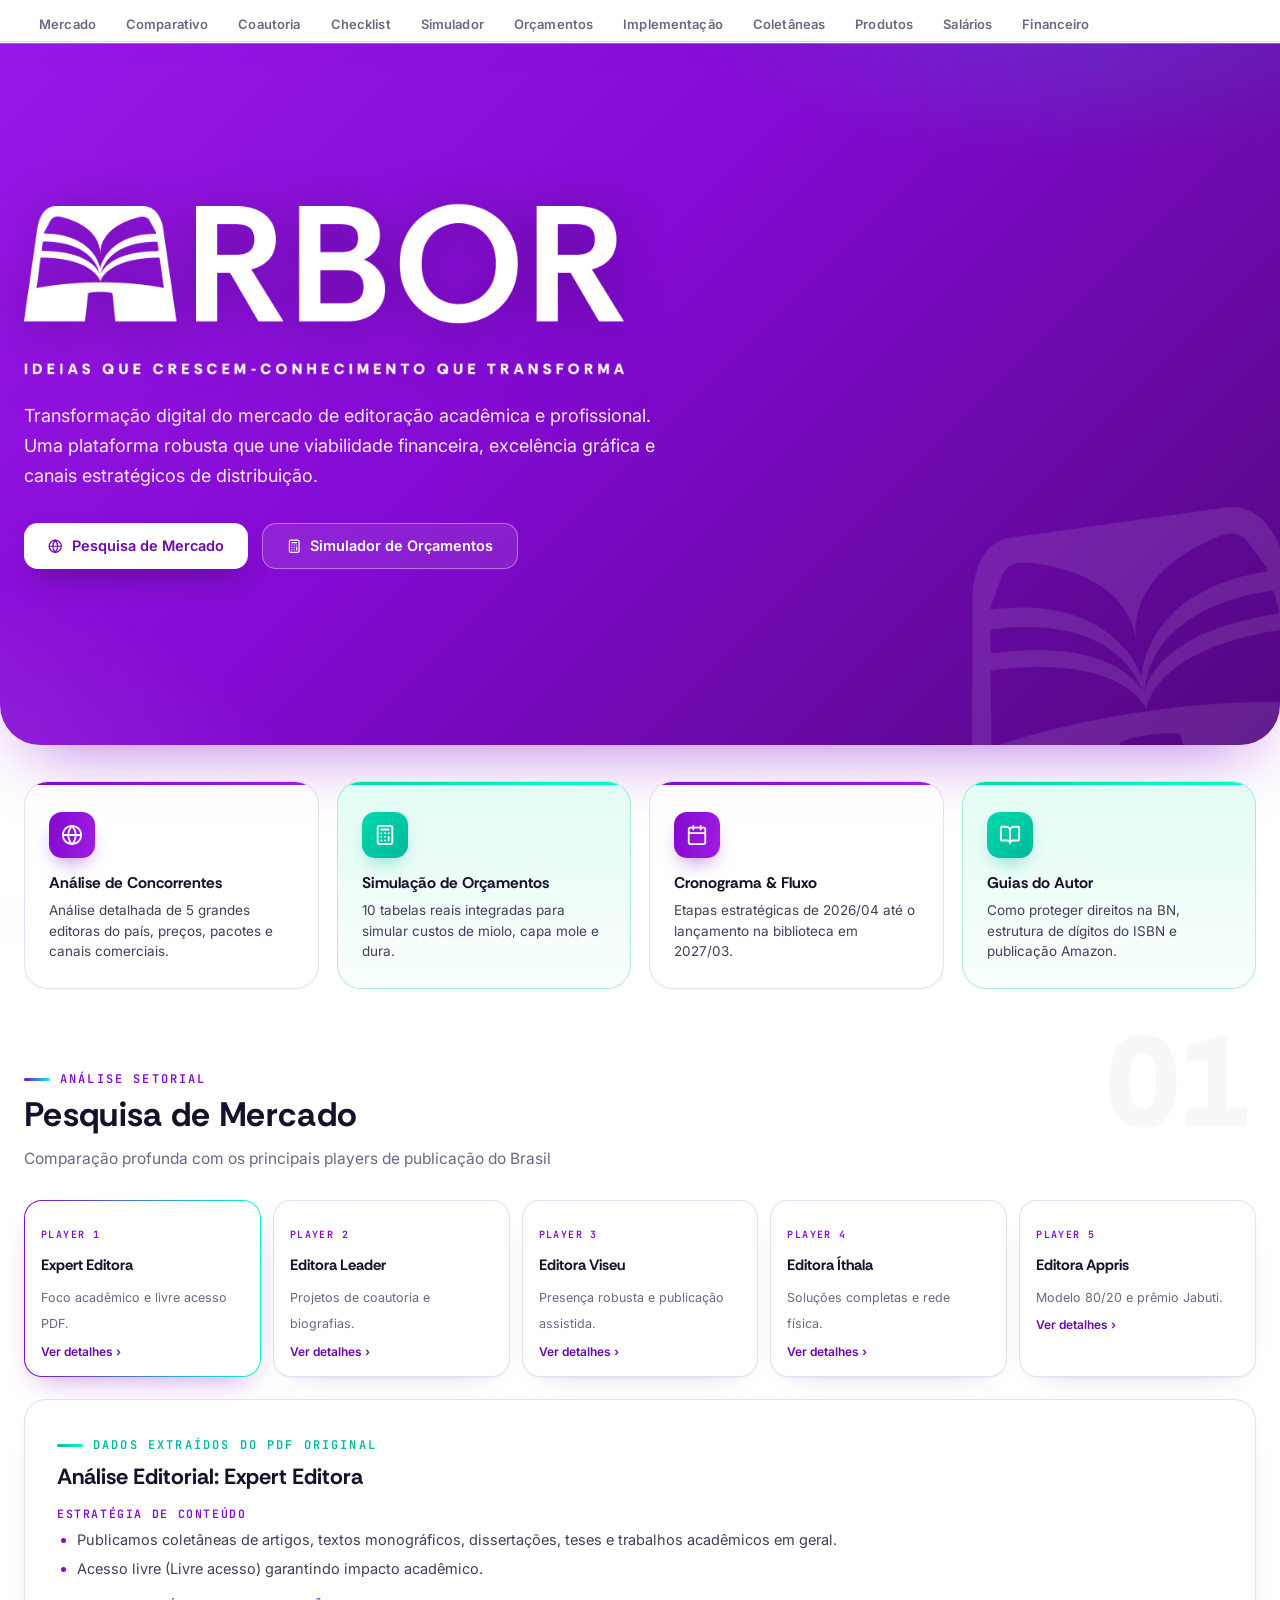
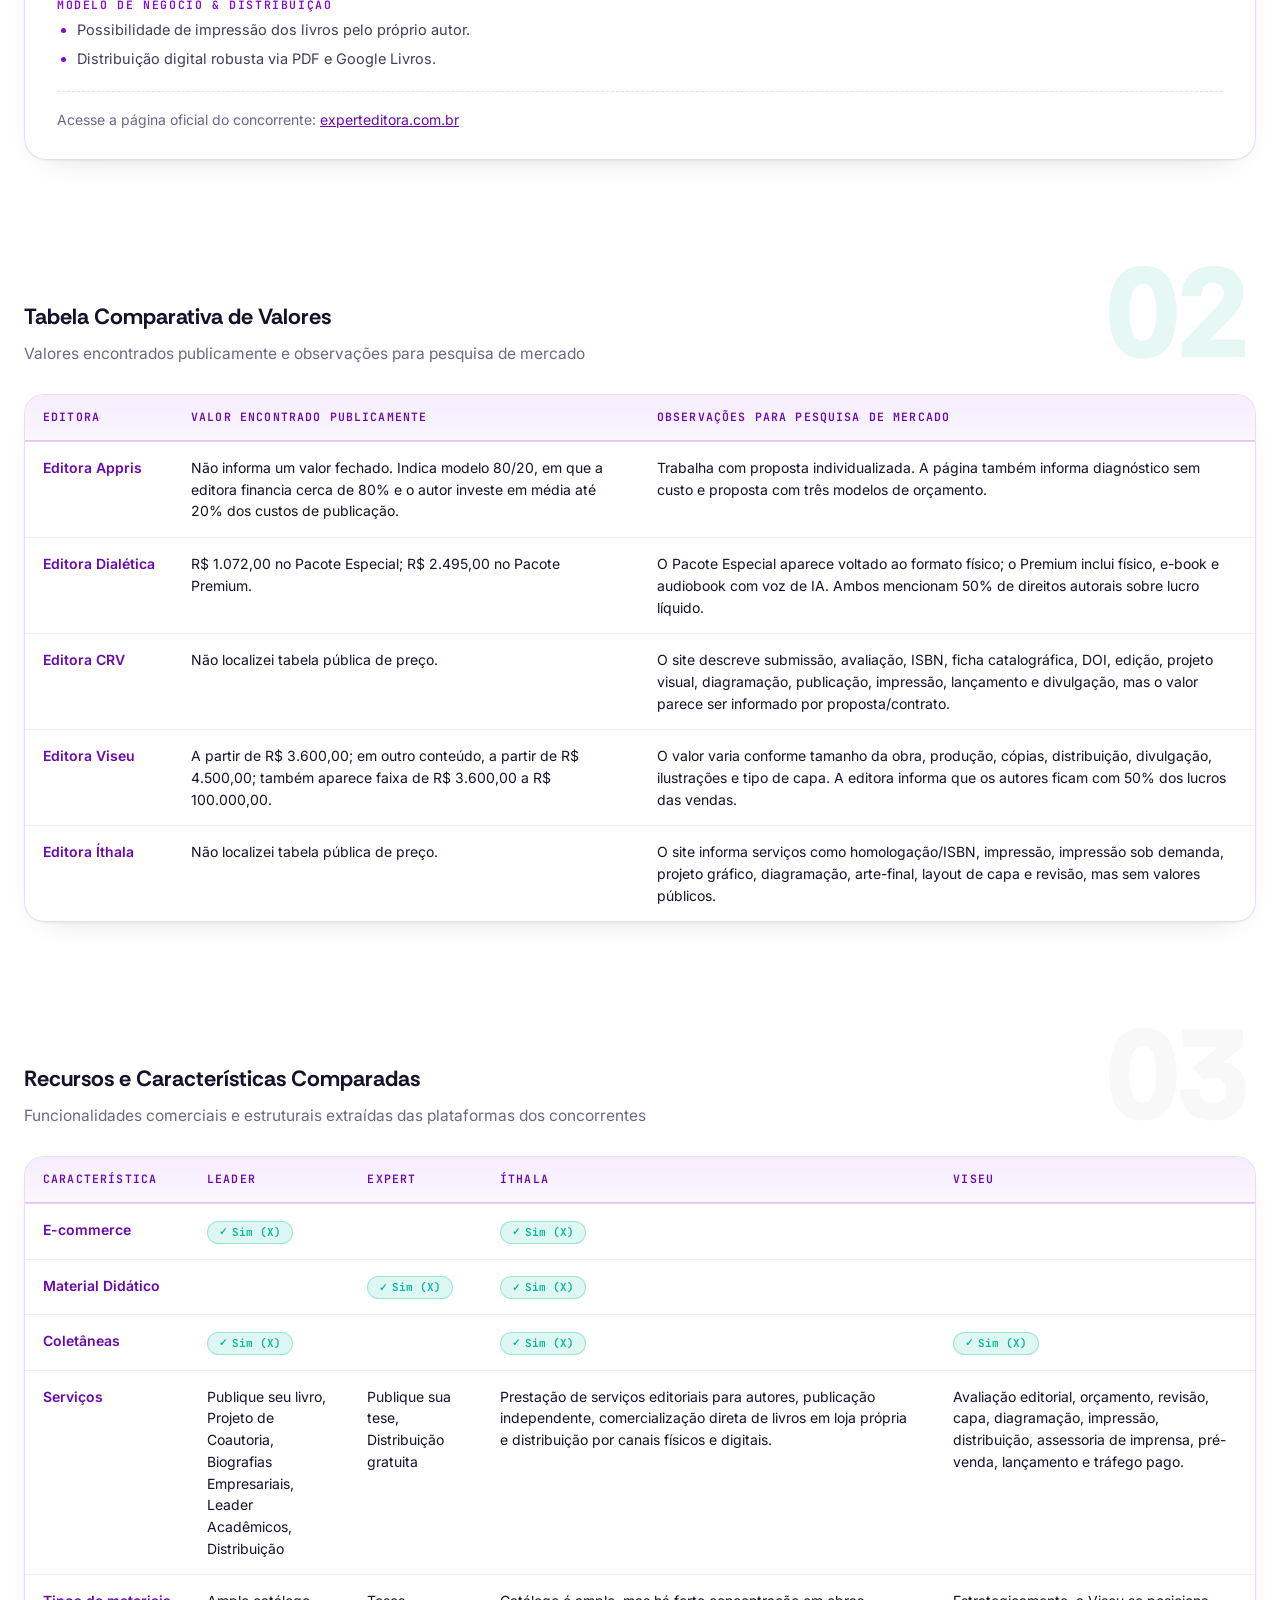
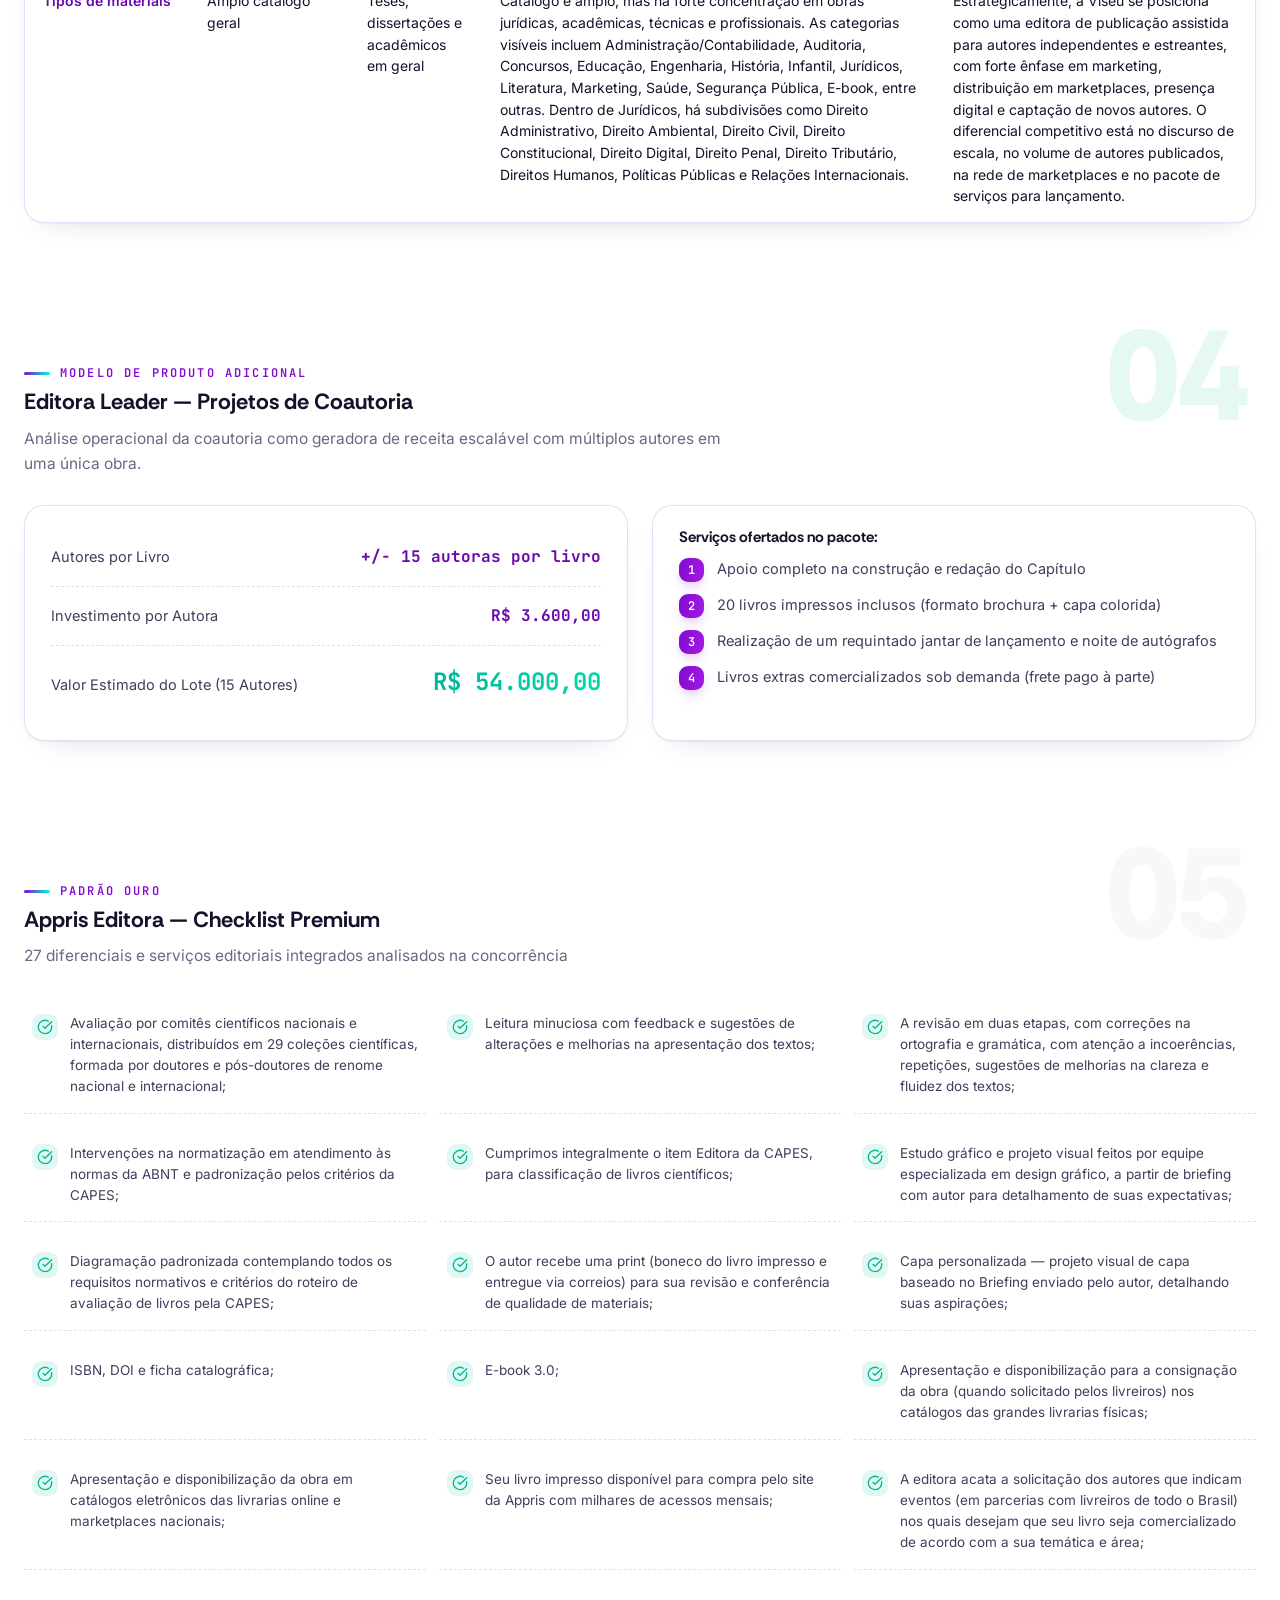
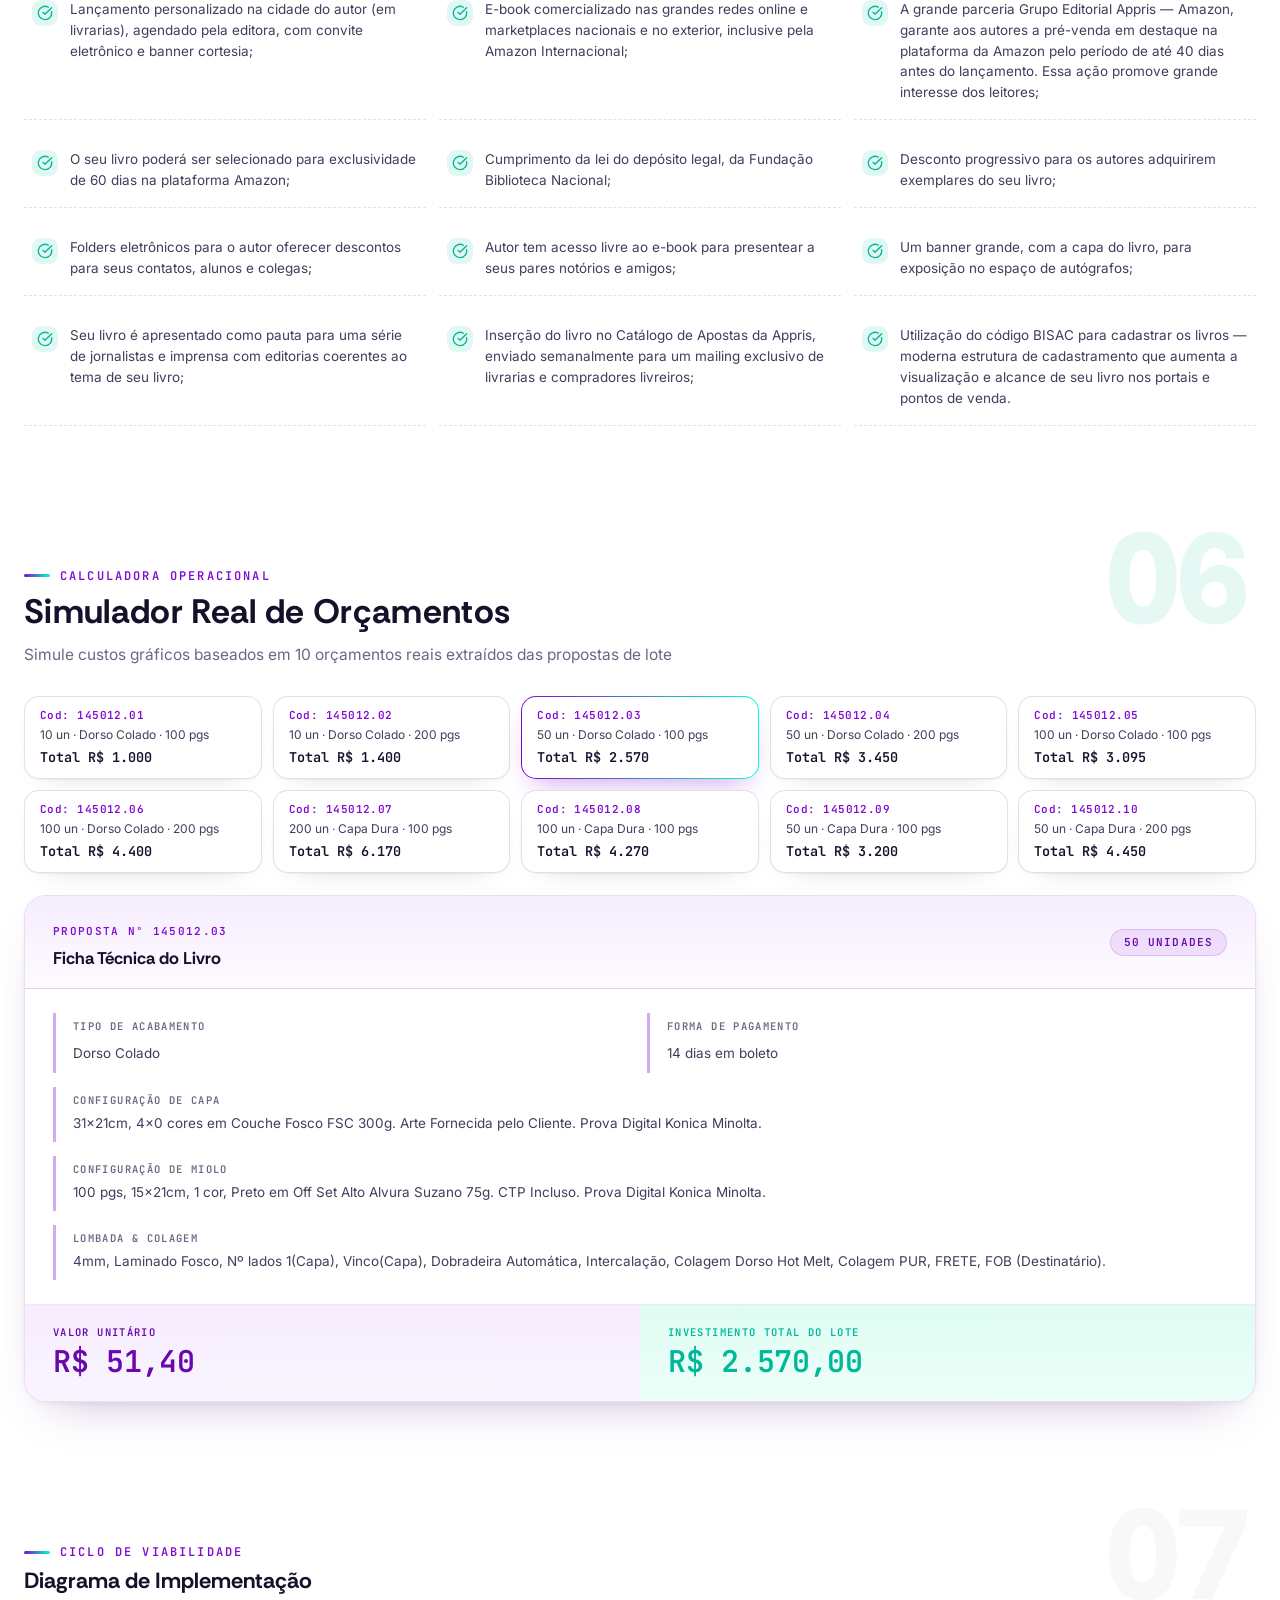
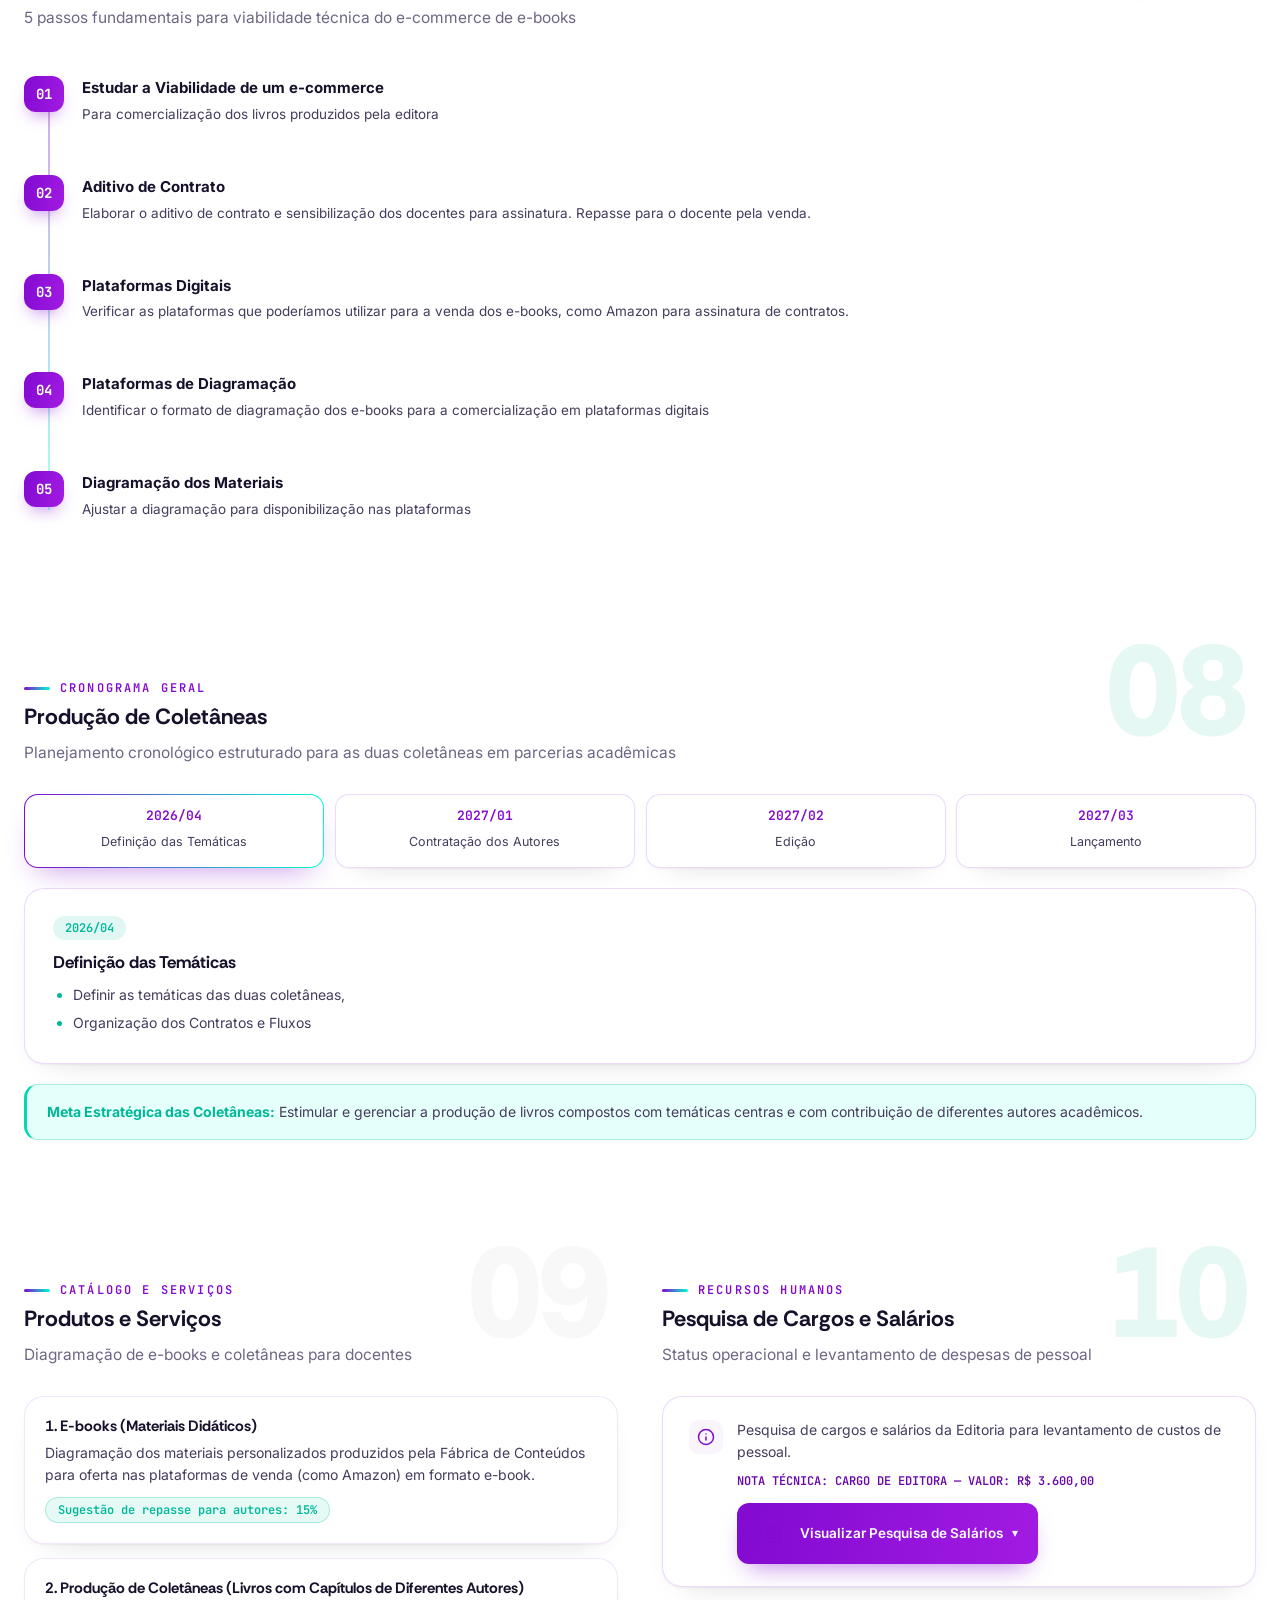
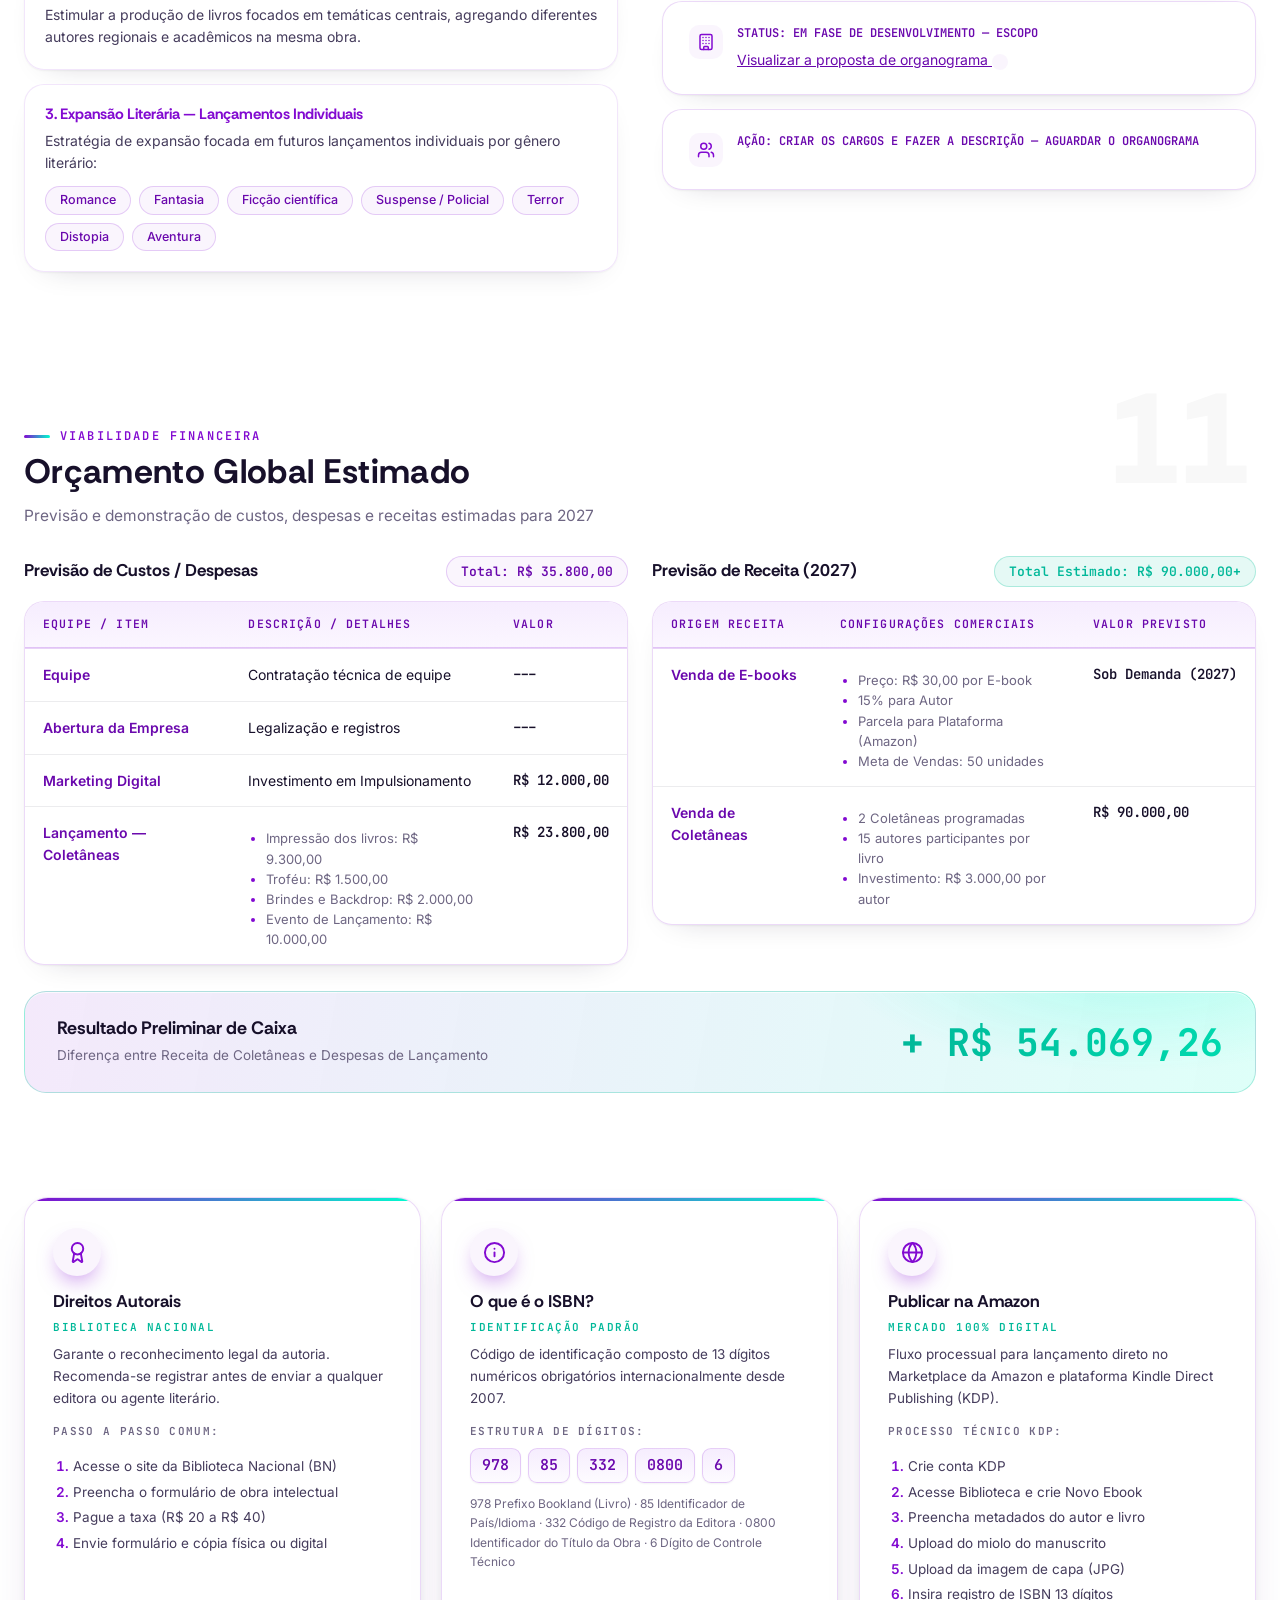
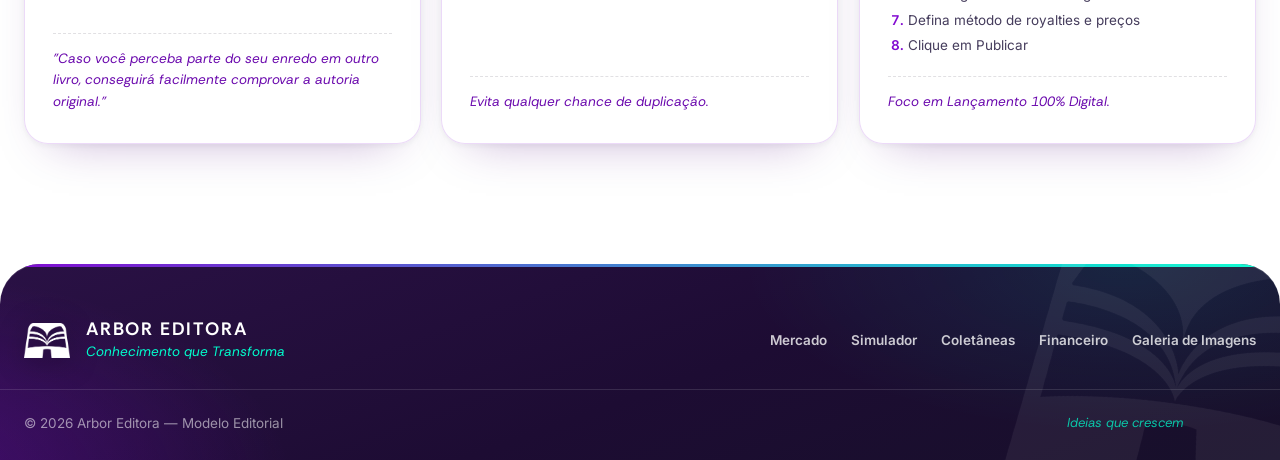
<file: index.html>
<!doctype html>
<html lang="pt-BR">

<head>
  <meta charset="UTF-8">
  <meta name="viewport" content="width=device-width, initial-scale=1.0">
  <title>ARBOR EDITORA — Modelo Editorial 2026</title>
  <meta name="description" content="Modelo de negócio da Arbor Editora: pesquisa de mercado, simulador de orçamentos gráficos, cronograma de coletâneas e viabilidade financeira.">
  <link rel="icon" type="image/png" href="img/favicon-arbor.png">
  <link rel="stylesheet" href="css/estilo.css">
</head>

<body>
  <div id="bg-canvas"></div>
  <canvas id="particulas"></canvas>
  <!-- Ícones reutilizáveis (lucide, licença ISC) -->
  <svg xmlns="http://www.w3.org/2000/svg" style="display:none" aria-hidden="true">
    <symbol id="i-globe" viewBox="0 0 24 24" fill="none" stroke="currentColor" stroke-width="2" stroke-linecap="round" stroke-linejoin="round">
      <circle cx="12" cy="12" r="10"/><path d="M12 2a14.5 14.5 0 0 0 0 20 14.5 14.5 0 0 0 0-20"/><path d="M2 12h20"/>
    </symbol>
    <symbol id="i-calc" viewBox="0 0 24 24" fill="none" stroke="currentColor" stroke-width="2" stroke-linecap="round" stroke-linejoin="round">
      <rect width="16" height="20" x="4" y="2" rx="2"/><line x1="8" x2="16" y1="6" y2="6"/><line x1="16" x2="16" y1="14" y2="18"/><path d="M16 10h.01"/><path d="M12 10h.01"/><path d="M8 10h.01"/><path d="M12 14h.01"/><path d="M8 14h.01"/><path d="M12 18h.01"/><path d="M8 18h.01"/>
    </symbol>
    <symbol id="i-calendario" viewBox="0 0 24 24" fill="none" stroke="currentColor" stroke-width="2" stroke-linecap="round" stroke-linejoin="round">
      <path d="M8 2v4"/><path d="M16 2v4"/><rect width="18" height="18" x="3" y="4" rx="2"/><path d="M3 10h18"/>
    </symbol>
    <symbol id="i-livro" viewBox="0 0 24 24" fill="none" stroke="currentColor" stroke-width="2" stroke-linecap="round" stroke-linejoin="round">
      <path d="M12 7v14"/><path d="M3 18a1 1 0 0 1-1-1V4a1 1 0 0 1 1-1h5a4 4 0 0 1 4 4 4 4 0 0 1 4-4h5a1 1 0 0 1 1 1v13a1 1 0 0 1-1 1h-6a3 3 0 0 0-3 3 3 3 0 0 0-3-3z"/>
    </symbol>
    <symbol id="i-check" viewBox="0 0 24 24" fill="none" stroke="currentColor" stroke-width="2" stroke-linecap="round" stroke-linejoin="round">
      <path d="M21.801 10A10 10 0 1 1 17 3.335"/><path d="m9 11 3 3L22 4"/>
    </symbol>
    <symbol id="i-info" viewBox="0 0 24 24" fill="none" stroke="currentColor" stroke-width="2" stroke-linecap="round" stroke-linejoin="round">
      <circle cx="12" cy="12" r="10"/><path d="M12 16v-4"/><path d="M12 8h.01"/>
    </symbol>
    <symbol id="i-predio" viewBox="0 0 24 24" fill="none" stroke="currentColor" stroke-width="2" stroke-linecap="round" stroke-linejoin="round">
      <path d="M12 10h.01"/><path d="M12 14h.01"/><path d="M12 6h.01"/><path d="M16 10h.01"/><path d="M16 14h.01"/><path d="M16 6h.01"/><path d="M8 10h.01"/><path d="M8 14h.01"/><path d="M8 6h.01"/><path d="M9 22v-3a1 1 0 0 1 1-1h4a1 1 0 0 1 1 1v3"/><rect x="4" y="2" width="16" height="20" rx="2"/>
    </symbol>
    <symbol id="i-usuarios" viewBox="0 0 24 24" fill="none" stroke="currentColor" stroke-width="2" stroke-linecap="round" stroke-linejoin="round">
      <path d="M16 21v-2a4 4 0 0 0-4-4H6a4 4 0 0 0-4 4v2"/><path d="M16 3.128a4 4 0 0 1 0 7.744"/><path d="M22 21v-2a4 4 0 0 0-3-3.87"/><circle cx="9" cy="7" r="4"/>
    </symbol>
    <symbol id="i-premio" viewBox="0 0 24 24" fill="none" stroke="currentColor" stroke-width="2" stroke-linecap="round" stroke-linejoin="round">
      <path d="m15.477 12.89 1.515 8.526a.5.5 0 0 1-.81.47l-3.58-2.687a1 1 0 0 0-1.197 0l-3.586 2.686a.5.5 0 0 1-.81-.469l1.514-8.526"/><circle cx="12" cy="8" r="6"/>
    </symbol>
    <symbol id="i-arquivo" viewBox="0 0 24 24" fill="none" stroke="currentColor" stroke-width="2" stroke-linecap="round" stroke-linejoin="round">
      <path d="M15 2H6a2 2 0 0 0-2 2v16a2 2 0 0 0 2 2h12a2 2 0 0 0 2-2V7Z"/><path d="M14 2v4a2 2 0 0 0 2 2h4"/><path d="M10 9H8"/><path d="M16 13H8"/><path d="M16 17H8"/>
    </symbol>
    <symbol id="i-link" viewBox="0 0 24 24" fill="none" stroke="currentColor" stroke-width="2" stroke-linecap="round" stroke-linejoin="round">
      <path d="M15 3h6v6"/><path d="M10 14 21 3"/><path d="M18 13v6a2 2 0 0 1-2 2H5a2 2 0 0 1-2-2V8a2 2 0 0 1 2-2h6"/>
    </symbol>
  </svg>

  <!-- ================= CABEÇALHO ================= -->
  <header id="topo">
    <div class="container">

      <nav id="nav-secoes" aria-label="Seções">
        <a href="#mercado">Mercado</a>
        <a href="#comparativo">Comparativo</a>
        <a href="#coautoria">Coautoria</a>
        <a href="#checklist">Checklist</a>
        <a href="#simulador">Simulador</a>
        <a href="#orcamentos">Orçamentos</a>
        <a href="#implementacao">Implementação</a>
        <a href="#coletaneas">Coletâneas</a>
        <a href="#produtos">Produtos</a>
        <a href="#salarios">Salários</a>
        <a href="#financeiro">Financeiro</a>
      </nav>
    </div>
    <span id="progresso-leitura" aria-hidden="true"></span>
  </header>

  <!-- ================= HERO ================= -->
  <section id="hero">
    <div class="container hero-content">
      <img src="img/logo-editora-13.png" alt="ARBOR" class="hero-main-logo">
      <p class="desc">Transformação digital do mercado de editoração acadêmica e profissional. Uma plataforma
        robusta que une viabilidade financeira, excelência gráfica e canais estratégicos de distribuição.</p>
      <div class="ctas">
        <a class="btn btn-claro" href="#mercado"><svg class="ic"><use href="#i-globe"/></svg> Pesquisa de Mercado</a>
        <a class="btn btn-contorno" href="#simulador"><svg class="ic"><use href="#i-calc"/></svg> Simulador de Orçamentos</a>
      </div>
    </div>
  </section>

  <main class="container">

    <!-- ================= ATALHOS ================= -->
    <section class="atalhos" aria-label="Atalhos">
      <a class="atalho" href="#mercado">
        <span class="icone"><svg class="ic"><use href="#i-globe"/></svg></span>
        <span class="seta">→</span>
        <h3>Análise de Concorrentes</h3>
        <p>Análise detalhada de 5 grandes editoras do país, preços, pacotes e canais comerciais.</p>
      </a>
      <a class="atalho" href="#simulador">
        <span class="icone"><svg class="ic"><use href="#i-calc"/></svg></span>
        <span class="seta">→</span>
        <h3>Simulação de Orçamentos</h3>
        <p>10 tabelas reais integradas para simular custos de miolo, capa mole e dura.</p>
      </a>
      <a class="atalho" href="#implementacao">
        <span class="icone"><svg class="ic"><use href="#i-calendario"/></svg></span>
        <span class="seta">→</span>
        <h3>Cronograma &amp; Fluxo</h3>
        <p>Etapas estratégicas de 2026/04 até o lançamento na biblioteca em 2027/03.</p>
      </a>
      <a class="atalho" href="#guias">
        <span class="icone"><svg class="ic"><use href="#i-livro"/></svg></span>
        <span class="seta">→</span>
        <h3>Guias do Autor</h3>
        <p>Como proteger direitos na BN, estrutura de dígitos do ISBN e publicação Amazon.</p>
      </a>
    </section>

    <!-- ================= PESQUISA DE MERCADO ================= -->
    <section id="mercado" class="box box-lavanda">
      <div class="section-head">
        <span class="kicker">Análise Setorial</span>
        <h2>Pesquisa de Mercado</h2>
        <p>Comparação profunda com os principais players de publicação do Brasil</p>
      </div>

      <!-- Players: selecione um card para ver a análise -->
      <div class="abas">
        <input type="radio" name="player" id="pl-1" checked>
        <input type="radio" name="player" id="pl-2">
        <input type="radio" name="player" id="pl-3">
        <input type="radio" name="player" id="pl-4">
        <input type="radio" name="player" id="pl-5">

        <div class="pills">
          <label class="pill" for="pl-1">
            <span class="rotulo">Player 1</span>
            <strong>Expert Editora</strong>
            <span>Foco acadêmico e livre acesso PDF.</span>
            <span class="ver">Ver detalhes ›</span>
          </label>
          <label class="pill" for="pl-2">
            <span class="rotulo">Player 2</span>
            <strong>Editora Leader</strong>
            <span>Projetos de coautoria e biografias.</span>
            <span class="ver">Ver detalhes ›</span>
          </label>
          <label class="pill" for="pl-3">
            <span class="rotulo">Player 3</span>
            <strong>Editora Viseu</strong>
            <span>Presença robusta e publicação assistida.</span>
            <span class="ver">Ver detalhes ›</span>
          </label>
          <label class="pill" for="pl-4">
            <span class="rotulo">Player 4</span>
            <strong>Editora Íthala</strong>
            <span>Soluções completas e rede física.</span>
            <span class="ver">Ver detalhes ›</span>
          </label>
          <label class="pill" for="pl-5">
            <span class="rotulo">Player 5</span>
            <strong>Editora Appris</strong>
            <span>Modelo 80/20 e prêmio Jabuti.</span>
            <span class="ver">Ver detalhes ›</span>
          </label>
        </div>

        <div class="paineis">
          <article class="player-detalhe">
            <span class="kicker">Dados extraídos do PDF original</span>
            <h3>Análise Editorial: Expert Editora</h3>
            <h5>Estratégia de Conteúdo</h5>
            <ul>
              <li>Publicamos coletâneas de artigos, textos monográficos, dissertações, teses e trabalhos acadêmicos em geral.</li>
              <li>Acesso livre (Livre acesso) garantindo impacto acadêmico.</li>
            </ul>
            <h5>Modelo de Negócio &amp; Distribuição</h5>
            <ul>
              <li>Possibilidade de impressão dos livros pelo próprio autor.</li>
              <li>Distribuição digital robusta via PDF e Google Livros.</li>
            </ul>
            <p class="site">Acesse a página oficial do concorrente:
              <a href="https://experteditora.com.br/" target="_blank" rel="noopener">experteditora.com.br</a></p>
          </article>

          <article class="player-detalhe">
            <span class="kicker">Dados extraídos do PDF original</span>
            <h3>Análise Editorial: Editora Leader</h3>
            <h5>Serviços Oferecidos</h5>
            <ul>
              <li>Publique seu livro: Foco em autores independentes.</li>
              <li>Projeto de Coautoria: Produção coletiva focada em nichos específicos.</li>
              <li>Biografias Empresariais: Segmento corporativo e histórias de sucesso.</li>
            </ul>
            <h5>Linhas Editoriais</h5>
            <ul>
              <li>Leader Acadêmicos: Publicações de cunho acadêmico e técnico.</li>
              <li>Distribuição: Presença em redes nacionais de livrarias.</li>
            </ul>
            <p class="site">Acesse a página oficial do concorrente:
              <a href="https://editoraleader.com.br/" target="_blank" rel="noopener">editoraleader.com.br</a></p>
          </article>

          <article class="player-detalhe">
            <span class="kicker">Dados extraídos do PDF original</span>
            <h3>Análise Editorial: Editora Viseu</h3>
            <h5>Dados Corporativos &amp; Distribuição</h5>
            <p>Distribuição robusta e presença nos principais marketplaces e lojas do país e do mundo.</p>
            <h5>Comissão &amp; Facilidades do Autor</h5>
            <ul>
              <li>50% de comissão sobre o lucro de todas as vendas de sua obra.</li>
              <li>Autores podem adquirir livros ao preço de custo.</li>
            </ul>
            <p class="site">Acesse a página de publicação da Viseu:
              <a href="https://editoraviseu.com/como-publicar-seu-livro/" target="_blank" rel="noopener">editoraviseu.com</a></p>
          </article>

          <article class="player-detalhe">
            <span class="kicker">Dados extraídos do PDF original</span>
            <h3>Análise Editorial: Editora Íthala</h3>
            <h5>Especialização Técnica</h5>
            <p>Somos especializados em soluções capazes de minimizar custos e prazos de produção. Dispomos da
              utilização dos mais modernos recursos de tecnologia de produção e expertise de uma equipe com mais
              de 20 anos de atuação no mercado editorial, nas áreas de desenvolvimento gráfico, editoração,
              homologação (registro da obra junto aos órgãos competentes – ISBN, ISSN), impressão, publicação,
              divulgação, e-commerce e logística.</p>
            <h5>Política de Parceria com Autores</h5>
            <p>Trata-se de uma política inovadora que percebe o autor como parceiro. Os percentuais são calculados
              sobre o preço líquido de venda. Quanto menos intermediários, mais o autor recebe de direitos
              autorais. E a melhor parte, você autor escolhe como receber o seu crédito, em livros ou por depósito
              em conta.</p>
            <h5>Ações de Distribuição &amp; E-commerce</h5>
            <p>Incorporamos ações de distribuição e venda por meio de lojas físicas, distribuidores, congressos e
              feiras. Bem como: plataforma virtual (e-commerce), que oferece eficiência, qualidade e melhores
              preços, com processos mais ágeis e seguros.</p>
            <h5>Índices e Balanço E-bit de Mercado (Slide 7)</h5>
            <ul>
              <li>A opção pelo e-commerce está respaldada nos índices apresentados no balanço realizado pela E-bit
                (empresa especializada em informações sobre e-commerce).</li>
              <li>Em 2017, 55 milhões de pessoas fizeram compras pela internet pelo menos uma vez (crescimento de
                15% em relação a 2016).</li>
              <li>89% dos internautas realizaram, por ano, no mínimo uma compra online.</li>
              <li>Livros e Revistas são alvos de interesse de 7,6% dos e-consumidores.</li>
              <li>Mais informações em: www.ebit.com.br</li>
            </ul>
            <p class="site">Acesse a página oficial da Íthala:
              <a href="https://www.ithala.com.br/" target="_blank" rel="noopener">ithala.com.br</a></p>
          </article>

          <article class="player-detalhe">
            <span class="kicker">Dados extraídos do PDF original</span>
            <h3>Análise Editorial: Editora Appris</h3>
            <h5>Estratégia e Parcerias</h5>
            <ul>
              <li>Parceria de peso e integração com a Amazon.</li>
              <li>Reconhecimento editorial e participação no Prêmio Jabuti.</li>
            </ul>
            <h5>Especialidades</h5>
            <p>Foco em obras científicas, pontuadas e premiadas, de forma a alcançar todo o público da área
              acadêmica do autor, sob as diretrizes de comitês científicos renomados.</p>
            <p class="site">Acesse a página oficial da Appris:
              <a href="https://editoraappris.com.br/" target="_blank" rel="noopener">editoraappris.com.br</a></p>
          </article>
        </div>
      </div>
    </section>

    <!-- ================= TABELA COMPARATIVA ================= -->
    <section class="box box-menta" aria-labelledby="titulo-valores">
      <div class="section-head">
        <h3 id="titulo-valores">Tabela Comparativa de Valores</h3>
        <p>Valores encontrados publicamente e observações para pesquisa de mercado</p>
      </div>
      <div class="tabela-scroll">
        <table>
          <thead>
            <tr>
              <th>Editora</th>
              <th>Valor encontrado publicamente</th>
              <th>Observações para pesquisa de mercado</th>
            </tr>
          </thead>
          <tbody>
            <tr>
              <td>Editora Appris</td>
              <td>Não informa um valor fechado. Indica modelo 80/20, em que a editora financia cerca de 80% e o
                autor investe em média até 20% dos custos de publicação.</td>
              <td>Trabalha com proposta individualizada. A página também informa diagnóstico sem custo e proposta
                com três modelos de orçamento.</td>
            </tr>
            <tr>
              <td>Editora Dialética</td>
              <td>R$ 1.072,00 no Pacote Especial; R$ 2.495,00 no Pacote Premium.</td>
              <td>O Pacote Especial aparece voltado ao formato físico; o Premium inclui físico, e-book e audiobook
                com voz de IA. Ambos mencionam 50% de direitos autorais sobre lucro líquido.</td>
            </tr>
            <tr>
              <td>Editora CRV</td>
              <td>Não localizei tabela pública de preço.</td>
              <td>O site descreve submissão, avaliação, ISBN, ficha catalográfica, DOI, edição, projeto visual,
                diagramação, publicação, impressão, lançamento e divulgação, mas o valor parece ser informado por
                proposta/contrato.</td>
            </tr>
            <tr>
              <td>Editora Viseu</td>
              <td>A partir de R$ 3.600,00; em outro conteúdo, a partir de R$ 4.500,00; também aparece faixa de
                R$ 3.600,00 a R$ 100.000,00.</td>
              <td>O valor varia conforme tamanho da obra, produção, cópias, distribuição, divulgação, ilustrações e
                tipo de capa. A editora informa que os autores ficam com 50% dos lucros das vendas.</td>
            </tr>
            <tr>
              <td>Editora Íthala</td>
              <td>Não localizei tabela pública de preço.</td>
              <td>O site informa serviços como homologação/ISBN, impressão, impressão sob demanda, projeto gráfico,
                diagramação, arte-final, layout de capa e revisão, mas sem valores públicos.</td>
            </tr>
          </tbody>
        </table>
      </div>
    </section>

    <!-- ================= RECURSOS COMPARADOS ================= -->
    <section id="comparativo" class="box box-lavanda">
      <div class="section-head">
        <h3>Recursos e Características Comparadas</h3>
        <p>Funcionalidades comerciais e estruturais extraídas das plataformas dos concorrentes</p>
      </div>
      <div class="tabela-scroll">
        <table>
          <thead>
            <tr>
              <th>Característica</th>
              <th>Leader</th>
              <th>Expert</th>
              <th>Íthala</th>
              <th>Viseu</th>
            </tr>
          </thead>
          <tbody>
            <tr>
              <td>E-commerce</td>
              <td><span class="sim">Sim (X)</span></td>
              <td></td>
              <td><span class="sim">Sim (X)</span></td>
              <td></td>
            </tr>
            <tr>
              <td>Material Didático</td>
              <td></td>
              <td><span class="sim">Sim (X)</span></td>
              <td><span class="sim">Sim (X)</span></td>
              <td></td>
            </tr>
            <tr>
              <td>Coletâneas</td>
              <td><span class="sim">Sim (X)</span></td>
              <td></td>
              <td><span class="sim">Sim (X)</span></td>
              <td><span class="sim">Sim (X)</span></td>
            </tr>
            <tr>
              <td>Serviços</td>
              <td>Publique seu livro, Projeto de Coautoria, Biografias Empresariais, Leader Acadêmicos,
                Distribuição</td>
              <td>Publique sua tese, Distribuição gratuita</td>
              <td>Prestação de serviços editoriais para autores, publicação independente, comercialização direta de
                livros em loja própria e distribuição por canais físicos e digitais.</td>
              <td>Avaliação editorial, orçamento, revisão, capa, diagramação, impressão, distribuição, assessoria
                de imprensa, pré-venda, lançamento e tráfego pago.</td>
            </tr>
            <tr>
              <td>Tipos de materiais</td>
              <td>Amplo catálogo geral</td>
              <td>Teses, dissertações e acadêmicos em geral</td>
              <td>Catálogo é amplo, mas há forte concentração em obras jurídicas, acadêmicas, técnicas e
                profissionais. As categorias visíveis incluem Administração/Contabilidade, Auditoria, Concursos,
                Educação, Engenharia, História, Infantil, Jurídicos, Literatura, Marketing, Saúde, Segurança
                Pública, E-book, entre outras. Dentro de Jurídicos, há subdivisões como Direito Administrativo,
                Direito Ambiental, Direito Civil, Direito Constitucional, Direito Digital, Direito Penal, Direito
                Tributário, Direitos Humanos, Políticas Públicas e Relações Internacionais.</td>
              <td>Estrategicamente, a Viseu se posiciona como uma editora de publicação assistida para autores
                independentes e estreantes, com forte ênfase em marketing, distribuição em marketplaces, presença
                digital e captação de novos autores. O diferencial competitivo está no discurso de escala, no
                volume de autores publicados, na rede de marketplaces e no pacote de serviços para lançamento.</td>
            </tr>
          </tbody>
        </table>
      </div>
    </section>

    <!-- ================= COAUTORIA ================= -->
    <section id="coautoria" class="box box-menta">
      <div class="section-head">
        <span class="kicker">Modelo de Produto Adicional</span>
        <h3>Editora Leader — Projetos de Coautoria</h3>
        <p>Análise operacional da coautoria como geradora de receita escalável com múltiplos autores em uma única
          obra.</p>
      </div>
      <div class="coautoria-grid">
        <div class="painel">
          <div class="stat"><span>Autores por Livro</span><b>+/- 15 autoras por livro</b></div>
          <div class="stat"><span>Investimento por Autora</span><b>R$ 3.600,00</b></div>
          <div class="stat"><span>Valor Estimado do Lote (15 Autores)</span><b class="destaque">R$ 54.000,00</b></div>
        </div>
        <div class="painel">
          <h4 style="margin-bottom:12px">Serviços ofertados no pacote:</h4>
          <ul class="servicos">
            <li><span class="num">1</span> Apoio completo na construção e redação do Capítulo</li>
            <li><span class="num">2</span> 20 livros impressos inclusos (formato brochura + capa colorida)</li>
            <li><span class="num">3</span> Realização de um requintado jantar de lançamento e noite de autógrafos</li>
            <li><span class="num">4</span> Livros extras comercializados sob demanda (frete pago à parte)</li>
          </ul>
        </div>
      </div>
    </section>

    <!-- ================= CHECKLIST APPRIS ================= -->
    <section id="checklist" class="box box-lavanda">
      <div class="section-head">
        <span class="kicker">Padrão Ouro</span>
        <h3>Appris Editora — Checklist Premium</h3>
        <p>27 diferenciais e serviços editoriais integrados analisados na concorrência</p>
      </div>
      <ul class="checklist">
        <li><svg class="ic"><use href="#i-check"/></svg> Avaliação por comitês científicos nacionais e internacionais, distribuídos em 29 coleções científicas, formada por doutores e pós-doutores de renome nacional e internacional;</li>
        <li><svg class="ic"><use href="#i-check"/></svg> Leitura minuciosa com feedback e sugestões de alterações e melhorias na apresentação dos textos;</li>
        <li><svg class="ic"><use href="#i-check"/></svg> A revisão em duas etapas, com correções na ortografia e gramática, com atenção a incoerências, repetições, sugestões de melhorias na clareza e fluidez dos textos;</li>
        <li><svg class="ic"><use href="#i-check"/></svg> Intervenções na normatização em atendimento às normas da ABNT e padronização pelos critérios da CAPES;</li>
        <li><svg class="ic"><use href="#i-check"/></svg> Cumprimos integralmente o item Editora da CAPES, para classificação de livros científicos;</li>
        <li><svg class="ic"><use href="#i-check"/></svg> Estudo gráfico e projeto visual feitos por equipe especializada em design gráfico, a partir de briefing com autor para detalhamento de suas expectativas;</li>
        <li><svg class="ic"><use href="#i-check"/></svg> Diagramação padronizada contemplando todos os requisitos normativos e critérios do roteiro de avaliação de livros pela CAPES;</li>
        <li><svg class="ic"><use href="#i-check"/></svg> O autor recebe uma print (boneco do livro impresso e entregue via correios) para sua revisão e conferência de qualidade de materiais;</li>
        <li><svg class="ic"><use href="#i-check"/></svg> Capa personalizada — projeto visual de capa baseado no Briefing enviado pelo autor, detalhando suas aspirações;</li>
        <li><svg class="ic"><use href="#i-check"/></svg> ISBN, DOI e ficha catalográfica;</li>
        <li><svg class="ic"><use href="#i-check"/></svg> E-book 3.0;</li>
        <li><svg class="ic"><use href="#i-check"/></svg> Apresentação e disponibilização para a consignação da obra (quando solicitado pelos livreiros) nos catálogos das grandes livrarias físicas;</li>
        <li><svg class="ic"><use href="#i-check"/></svg> Apresentação e disponibilização da obra em catálogos eletrônicos das livrarias online e marketplaces nacionais;</li>
        <li><svg class="ic"><use href="#i-check"/></svg> Seu livro impresso disponível para compra pelo site da Appris com milhares de acessos mensais;</li>
        <li><svg class="ic"><use href="#i-check"/></svg> A editora acata a solicitação dos autores que indicam eventos (em parcerias com livreiros de todo o Brasil) nos quais desejam que seu livro seja comercializado de acordo com a sua temática e área;</li>
        <li><svg class="ic"><use href="#i-check"/></svg> Lançamento personalizado na cidade do autor (em livrarias), agendado pela editora, com convite eletrônico e banner cortesia;</li>
        <li><svg class="ic"><use href="#i-check"/></svg> E-book comercializado nas grandes redes online e marketplaces nacionais e no exterior, inclusive pela Amazon Internacional;</li>
        <li><svg class="ic"><use href="#i-check"/></svg> A grande parceria Grupo Editorial Appris — Amazon, garante aos autores a pré-venda em destaque na plataforma da Amazon pelo período de até 40 dias antes do lançamento. Essa ação promove grande interesse dos leitores;</li>
        <li><svg class="ic"><use href="#i-check"/></svg> O seu livro poderá ser selecionado para exclusividade de 60 dias na plataforma Amazon;</li>
        <li><svg class="ic"><use href="#i-check"/></svg> Cumprimento da lei do depósito legal, da Fundação Biblioteca Nacional;</li>
        <li><svg class="ic"><use href="#i-check"/></svg> Desconto progressivo para os autores adquirirem exemplares do seu livro;</li>
        <li><svg class="ic"><use href="#i-check"/></svg> Folders eletrônicos para o autor oferecer descontos para seus contatos, alunos e colegas;</li>
        <li><svg class="ic"><use href="#i-check"/></svg> Autor tem acesso livre ao e-book para presentear a seus pares notórios e amigos;</li>
        <li><svg class="ic"><use href="#i-check"/></svg> Um banner grande, com a capa do livro, para exposição no espaço de autógrafos;</li>
        <li><svg class="ic"><use href="#i-check"/></svg> Seu livro é apresentado como pauta para uma série de jornalistas e imprensa com editorias coerentes ao tema de seu livro;</li>
        <li><svg class="ic"><use href="#i-check"/></svg> Inserção do livro no Catálogo de Apostas da Appris, enviado semanalmente para um mailing exclusivo de livrarias e compradores livreiros;</li>
        <li><svg class="ic"><use href="#i-check"/></svg> Utilização do código BISAC para cadastrar os livros — moderna estrutura de cadastramento que aumenta a visualização e alcance de seu livro nos portais e pontos de venda.</li>
      </ul>
    </section>

    <!-- ================= SIMULADOR DE ORÇAMENTOS ================= -->
    <section id="simulador" class="box box-menta">
      <div class="section-head">
        <span class="kicker">Calculadora Operacional</span>
        <h2>Simulador Real de Orçamentos</h2>
        <p>Simule custos gráficos baseados em 10 orçamentos reais extraídos das propostas de lote</p>
      </div>

      <div class="abas" id="orcamentos">
        <input type="radio" name="orc" id="or-1">
        <input type="radio" name="orc" id="or-2">
        <input type="radio" name="orc" id="or-3" checked>
        <input type="radio" name="orc" id="or-4">
        <input type="radio" name="orc" id="or-5">
        <input type="radio" name="orc" id="or-6">
        <input type="radio" name="orc" id="or-7">
        <input type="radio" name="orc" id="or-8">
        <input type="radio" name="orc" id="or-9">
        <input type="radio" name="orc" id="or-10">

        <div class="orc-pills">
          <label class="orc-pill" for="or-1"><span class="cod">Cod: 145012.01</span>10 un · Dorso Colado · 100 pgs<span class="total">Total R$ 1.000</span></label>
          <label class="orc-pill" for="or-2"><span class="cod">Cod: 145012.02</span>10 un · Dorso Colado · 200 pgs<span class="total">Total R$ 1.400</span></label>
          <label class="orc-pill" for="or-3"><span class="cod">Cod: 145012.03</span>50 un · Dorso Colado · 100 pgs<span class="total">Total R$ 2.570</span></label>
          <label class="orc-pill" for="or-4"><span class="cod">Cod: 145012.04</span>50 un · Dorso Colado · 200 pgs<span class="total">Total R$ 3.450</span></label>
          <label class="orc-pill" for="or-5"><span class="cod">Cod: 145012.05</span>100 un · Dorso Colado · 100 pgs<span class="total">Total R$ 3.095</span></label>
          <label class="orc-pill" for="or-6"><span class="cod">Cod: 145012.06</span>100 un · Dorso Colado · 200 pgs<span class="total">Total R$ 4.400</span></label>
          <label class="orc-pill" for="or-7"><span class="cod">Cod: 145012.07</span>200 un · Capa Dura · 100 pgs<span class="total">Total R$ 6.170</span></label>
          <label class="orc-pill" for="or-8"><span class="cod">Cod: 145012.08</span>100 un · Capa Dura · 100 pgs<span class="total">Total R$ 4.270</span></label>
          <label class="orc-pill" for="or-9"><span class="cod">Cod: 145012.09</span>50 un · Capa Dura · 100 pgs<span class="total">Total R$ 3.200</span></label>
          <label class="orc-pill" for="or-10"><span class="cod">Cod: 145012.10</span>50 un · Capa Dura · 200 pgs<span class="total">Total R$ 4.450</span></label>
        </div>

        <div class="paineis">
          <!-- 145012.01 -->
          <article class="ficha">
            <div class="ficha-topo">
              <div><span class="proposta">Proposta Nº 145012.01</span><h4>Ficha Técnica do Livro</h4></div>
              <span class="chip">10 unidades</span>
            </div>
            <div class="ficha-corpo">
              <div class="par">
                <div class="campo"><b>Tipo de Acabamento</b><span>Dorso Colado</span></div>
                <div class="campo"><b>Forma de Pagamento</b><span>14 dias em boleto</span></div>
              </div>
              <div class="campo"><b>Configuração de Capa</b><p>31x21cm, 4x0 cores em Couche Fosco FSC 300g. Arte Fornecida pelo Cliente. Prova Digital Konica Minolta.</p></div>
              <div class="campo"><b>Configuração de Miolo</b><p>100 pgs, 15x21cm, 1 cor em Off Set Alto Alvura Suzano 75g. Prova Digital Konica Minolta.</p></div>
              <div class="campo"><b>Lombada &amp; Colagem</b><p>4mm, Laminado Fosco, Nº lados 1(Capa), Vinco(Capa), Intercalação(Miolo), Colagem PUR, FRETE, FOB (Destinatário).</p></div>
            </div>
            <div class="ficha-total">
              <div class="total-unit"><b>Valor Unitário</b><span class="valor">R$ 100,00</span></div>
              <div class="total-lote"><b>Investimento Total do Lote</b><span class="valor">R$ 1.000,00</span></div>
            </div>
          </article>

          <!-- 145012.02 -->
          <article class="ficha">
            <div class="ficha-topo">
              <div><span class="proposta">Proposta Nº 145012.02</span><h4>Ficha Técnica do Livro</h4></div>
              <span class="chip">10 unidades</span>
            </div>
            <div class="ficha-corpo">
              <div class="par">
                <div class="campo"><b>Tipo de Acabamento</b><span>Dorso Colado</span></div>
                <div class="campo"><b>Forma de Pagamento</b><span>14 dias em boleto</span></div>
              </div>
              <div class="campo"><b>Configuração de Capa</b><p>31x21cm, 4x0 cores em Couche Fosco FSC 300g. Arte Fornecida pelo Cliente. Prova Digital Konica Minolta.</p></div>
              <div class="campo"><b>Configuração de Miolo</b><p>200 pgs, 15x21cm, 1 cor em Off Set Alto Alvura Suzano 75g. Prova Digital Konica Minolta.</p></div>
              <div class="campo"><b>Lombada &amp; Colagem</b><p>8mm, Laminado Fosco, Nº lados 1(Capa), Vinco(Capa), Intercalação(Miolo), Colagem PUR, FRETE, FOB (Destinatário).</p></div>
            </div>
            <div class="ficha-total">
              <div class="total-unit"><b>Valor Unitário</b><span class="valor">R$ 140,00</span></div>
              <div class="total-lote"><b>Investimento Total do Lote</b><span class="valor">R$ 1.400,00</span></div>
            </div>
          </article>

          <!-- 145012.03 -->
          <article class="ficha">
            <div class="ficha-topo">
              <div><span class="proposta">Proposta Nº 145012.03</span><h4>Ficha Técnica do Livro</h4></div>
              <span class="chip">50 unidades</span>
            </div>
            <div class="ficha-corpo">
              <div class="par">
                <div class="campo"><b>Tipo de Acabamento</b><span>Dorso Colado</span></div>
                <div class="campo"><b>Forma de Pagamento</b><span>14 dias em boleto</span></div>
              </div>
              <div class="campo"><b>Configuração de Capa</b><p>31x21cm, 4x0 cores em Couche Fosco FSC 300g. Arte Fornecida pelo Cliente. Prova Digital Konica Minolta.</p></div>
              <div class="campo"><b>Configuração de Miolo</b><p>100 pgs, 15x21cm, 1 cor, Preto em Off Set Alto Alvura Suzano 75g. CTP Incluso. Prova Digital Konica Minolta.</p></div>
              <div class="campo"><b>Lombada &amp; Colagem</b><p>4mm, Laminado Fosco, Nº lados 1(Capa), Vinco(Capa), Dobradeira Automática, Intercalação, Colagem Dorso Hot Melt, Colagem PUR, FRETE, FOB (Destinatário).</p></div>
            </div>
            <div class="ficha-total">
              <div class="total-unit"><b>Valor Unitário</b><span class="valor">R$ 51,40</span></div>
              <div class="total-lote"><b>Investimento Total do Lote</b><span class="valor">R$ 2.570,00</span></div>
            </div>
          </article>

          <!-- 145012.04 -->
          <article class="ficha">
            <div class="ficha-topo">
              <div><span class="proposta">Proposta Nº 145012.04</span><h4>Ficha Técnica do Livro</h4></div>
              <span class="chip">50 unidades</span>
            </div>
            <div class="ficha-corpo">
              <div class="par">
                <div class="campo"><b>Tipo de Acabamento</b><span>Dorso Colado</span></div>
                <div class="campo"><b>Forma de Pagamento</b><span>14 dias em boleto</span></div>
              </div>
              <div class="campo"><b>Configuração de Capa</b><p>31x21cm, 4x0 cores em Couche Fosco FSC 300g. Arte Fornecida pelo Cliente. Prova Digital Konica Minolta.</p></div>
              <div class="campo"><b>Configuração de Miolo</b><p>200 pgs, 15x21cm, 1 cor, Preto em Off Set Alto Alvura Suzano 75g. CTP Incluso. Prova Digital Konica Minolta.</p></div>
              <div class="campo"><b>Lombada &amp; Colagem</b><p>8mm, Laminado Fosco, Nº lados 1(Capa), Vinco(Capa), Dobradeira Automática, Intercalação, Colagem Dorso Hot Melt, Colagem PUR, FRETE, FOB (Destinatário).</p></div>
            </div>
            <div class="ficha-total">
              <div class="total-unit"><b>Valor Unitário</b><span class="valor">R$ 69,00</span></div>
              <div class="total-lote"><b>Investimento Total do Lote</b><span class="valor">R$ 3.450,00</span></div>
            </div>
          </article>

          <!-- 145012.05 -->
          <article class="ficha">
            <div class="ficha-topo">
              <div><span class="proposta">Proposta Nº 145012.05</span><h4>Ficha Técnica do Livro</h4></div>
              <span class="chip">100 unidades</span>
            </div>
            <div class="ficha-corpo">
              <div class="par">
                <div class="campo"><b>Tipo de Acabamento</b><span>Dorso Colado</span></div>
                <div class="campo"><b>Forma de Pagamento</b><span>14 dias em boleto</span></div>
              </div>
              <div class="campo"><b>Configuração de Capa</b><p>31x21cm, 4x0 cores em Couche Fosco FSC 300g. Arte Fornecida pelo Cliente. Prova Digital Konica Minolta.</p></div>
              <div class="campo"><b>Configuração de Miolo</b><p>100 pgs, 15x21cm, 1 cor, Preto em Off Set Alto Alvura Suzano 75g. CTP Incluso. Prova Digital Konica Minolta.</p></div>
              <div class="campo"><b>Lombada &amp; Colagem</b><p>4mm, Laminado Fosco, Nº lados 1(Capa), Vinco(Capa), Dobradeira Automática, Intercalação, Colagem Dorso Hot Melt, Colagem PUR, FRETE, FOB (Destinatário).</p></div>
            </div>
            <div class="ficha-total">
              <div class="total-unit"><b>Valor Unitário</b><span class="valor">R$ 30,95</span></div>
              <div class="total-lote"><b>Investimento Total do Lote</b><span class="valor">R$ 3.095,00</span></div>
            </div>
          </article>

          <!-- 145012.06 -->
          <article class="ficha">
            <div class="ficha-topo">
              <div><span class="proposta">Proposta Nº 145012.06</span><h4>Ficha Técnica do Livro</h4></div>
              <span class="chip">100 unidades</span>
            </div>
            <div class="ficha-corpo">
              <div class="par">
                <div class="campo"><b>Tipo de Acabamento</b><span>Dorso Colado</span></div>
                <div class="campo"><b>Forma de Pagamento</b><span>14 dias em boleto</span></div>
              </div>
              <div class="campo"><b>Configuração de Capa</b><p>31x21cm, 4x0 cores em Couche Fosco FSC 300g. Arte Fornecida pelo Cliente. Prova Digital Konica Minolta.</p></div>
              <div class="campo"><b>Configuração de Miolo</b><p>200 pgs, 15x21cm, 1 cor, Preto em Off Set Alto Alvura Suzano 75g. CTP Incluso. Prova Digital Konica Minolta.</p></div>
              <div class="campo"><b>Lombada &amp; Colagem</b><p>8mm, Laminado Fosco, Nº lados 1(Capa), Vinco(Capa), Dobradeira Automática, Intercalação, Colagem Dorso Hot Melt, Colagem PUR, FRETE, FOB (Destinatário).</p></div>
            </div>
            <div class="ficha-total">
              <div class="total-unit"><b>Valor Unitário</b><span class="valor">R$ 44,00</span></div>
              <div class="total-lote"><b>Investimento Total do Lote</b><span class="valor">R$ 4.400,00</span></div>
            </div>
          </article>

          <!-- 145012.07 -->
          <article class="ficha">
            <div class="ficha-topo">
              <div><span class="proposta">Proposta Nº 145012.07</span><h4>Ficha Técnica do Livro</h4></div>
              <span class="chip">200 unidades</span>
            </div>
            <div class="ficha-corpo">
              <div class="par">
                <div class="campo"><b>Tipo de Acabamento</b><span>Capa Dura</span></div>
                <div class="campo"><b>Forma de Pagamento</b><span>14 dias em boleto</span></div>
              </div>
              <div class="campo"><b>Configuração de Capa</b><p>Revest. Capa: 25x35cm, 4x1 cores, Tinta Escala em Couche Fosco FSC LD 170g. Arte Fornecida pelo Cliente. CTP Incluso. Prova Digital Konica Minolta.</p></div>
              <div class="campo"><b>Configuração de Miolo</b><p>100 pgs, 15x21cm, 1 cor, Preto em Off Set Alto Alvura Suzano 75g. CTP Incluso. Prova Digital Konica Minolta.</p></div>
              <div class="campo"><b>Lombada &amp; Colagem</b><p>6mm, Laminação Alto Brilho, Nº lados 1(Revest. Capa), Capa Dura(Revest. Capa), Dobradeira Automática(Papelão), Intercalação(Papelão), Colagem PUR, FRETE, FOB (Destinatário).</p></div>
            </div>
            <div class="ficha-total">
              <div class="total-unit"><b>Valor Unitário</b><span class="valor">R$ 30,85</span></div>
              <div class="total-lote"><b>Investimento Total do Lote</b><span class="valor">R$ 6.170,00</span></div>
            </div>
          </article>

          <!-- 145012.08 -->
          <article class="ficha">
            <div class="ficha-topo">
              <div><span class="proposta">Proposta Nº 145012.08</span><h4>Ficha Técnica do Livro</h4></div>
              <span class="chip">100 unidades</span>
            </div>
            <div class="ficha-corpo">
              <div class="par">
                <div class="campo"><b>Tipo de Acabamento</b><span>Capa Dura</span></div>
                <div class="campo"><b>Forma de Pagamento</b><span>14 dias em boleto</span></div>
              </div>
              <div class="campo"><b>Configuração de Capa</b><p>Revest. Capa: 25x35cm, 4x1 cores, Tinta Escala em Couche Fosco FSC LD 170g. Arte Fornecida pelo Cliente. CTP Incluso. Prova Digital Konica Minolta.</p></div>
              <div class="campo"><b>Configuração de Miolo</b><p>100 pgs, 15x21cm, 1 cor, Preto em Off Set Alto Alvura Suzano 75g. CTP Incluso. Prova Digital Konica Minolta.</p></div>
              <div class="campo"><b>Lombada &amp; Colagem</b><p>6mm, Laminado Fosco, Nº lados 1(Revest. Capa), Capa Dura(Revest. Capa), Dobradeira Automática(Papelão), Intercalação(Papelão), Colagem PUR, FRETE, FOB (Destinatário).</p></div>
            </div>
            <div class="ficha-total">
              <div class="total-unit"><b>Valor Unitário</b><span class="valor">R$ 42,70</span></div>
              <div class="total-lote"><b>Investimento Total do Lote</b><span class="valor">R$ 4.270,00</span></div>
            </div>
          </article>

          <!-- 145012.09 -->
          <article class="ficha">
            <div class="ficha-topo">
              <div><span class="proposta">Proposta Nº 145012.09</span><h4>Ficha Técnica do Livro</h4></div>
              <span class="chip">50 unidades</span>
            </div>
            <div class="ficha-corpo">
              <div class="par">
                <div class="campo"><b>Tipo de Acabamento</b><span>Capa Dura</span></div>
                <div class="campo"><b>Forma de Pagamento</b><span>14 dias em boleto</span></div>
              </div>
              <div class="campo"><b>Configuração de Capa</b><p>Revest. Capa: 25x35cm, 4x1 cores em Couche Fosco FSC LD 170g. Arte Fornecida pelo Cliente. Prova Digital Konica Minolta.</p></div>
              <div class="campo"><b>Configuração de Miolo</b><p>100 pgs, 15x21cm, 1 cor, Preto em Off Set Alto Alvura Suzano 75g. CTP Incluso. Prova Digital Konica Minolta.</p></div>
              <div class="campo"><b>Lombada &amp; Colagem</b><p>6mm, Laminação Alto Brilho, Nº lados 1(Revest. Capa), Capa Dura(Revest. Capa), Dobradeira Automática(Papelão), Intercalação(Papelão), Colagem PUR, FRETE, FOB (Destinatário).</p></div>
            </div>
            <div class="ficha-total">
              <div class="total-unit"><b>Valor Unitário</b><span class="valor">R$ 64,00</span></div>
              <div class="total-lote"><b>Investimento Total do Lote</b><span class="valor">R$ 3.200,00</span></div>
            </div>
          </article>

          <!-- 145012.10 -->
          <article class="ficha">
            <div class="ficha-topo">
              <div><span class="proposta">Proposta Nº 145012.10</span><h4>Ficha Técnica do Livro</h4></div>
              <span class="chip">50 unidades</span>
            </div>
            <div class="ficha-corpo">
              <div class="par">
                <div class="campo"><b>Tipo de Acabamento</b><span>Capa Dura</span></div>
                <div class="campo"><b>Forma de Pagamento</b><span>14 dias em boleto</span></div>
              </div>
              <div class="campo"><b>Configuração de Capa</b><p>Revest. Capa: 25x35cm, 4x1 cores em Couche Fosco FSC LD 170g. Arte Fornecida pelo Cliente. Prova Digital Konica Minolta.</p></div>
              <div class="campo"><b>Configuração de Miolo</b><p>200 pgs, 15x21cm, 1 cor, Preto em Off Set Alto Alvura Suzano 75g. CTP Incluso. Prova Digital Konica Minolta.</p></div>
              <div class="campo"><b>Lombada &amp; Colagem</b><p>9mm, Laminação Alto Brilho, Nº lados 1(Revest. Capa), Capa Dura(Revest. Capa), Dobradeira Automática(Papelão), Intercalação(Papelão), Colagem PUR, FRETE, FOB (Destinatário).</p></div>
            </div>
            <div class="ficha-total">
              <div class="total-unit"><b>Valor Unitário</b><span class="valor">R$ 89,00</span></div>
              <div class="total-lote"><b>Investimento Total do Lote</b><span class="valor">R$ 4.450,00</span></div>
            </div>
          </article>
        </div>
      </div>
    </section>

    <!-- ================= IMPLEMENTAÇÃO ================= -->
    <section id="implementacao" class="box box-lavanda">
      <div class="section-head">
        <span class="kicker">Ciclo de Viabilidade</span>
        <h3>Diagrama de Implementação</h3>
        <p>5 passos fundamentais para viabilidade técnica do e-commerce de e-books</p>
      </div>
      <ol class="etapas">
        <li><span class="num">01</span>
          <div><b>Estudar a Viabilidade de um e-commerce</b>
            <p>Para comercialização dos livros produzidos pela editora</p></div>
        </li>
        <li><span class="num">02</span>
          <div><b>Aditivo de Contrato</b>
            <p>Elaborar o aditivo de contrato e sensibilização dos docentes para assinatura. Repasse para o docente
              pela venda.</p></div>
        </li>
        <li><span class="num">03</span>
          <div><b>Plataformas Digitais</b>
            <p>Verificar as plataformas que poderíamos utilizar para a venda dos e-books, como Amazon para
              assinatura de contratos.</p></div>
        </li>
        <li><span class="num">04</span>
          <div><b>Plataformas de Diagramação</b>
            <p>Identificar o formato de diagramação dos e-books para a comercialização em plataformas digitais</p></div>
        </li>
        <li><span class="num">05</span>
          <div><b>Diagramação dos Materiais</b>
            <p>Ajustar a diagramação para disponibilização nas plataformas</p></div>
        </li>
      </ol>
    </section>

    <!-- ================= COLETÂNEAS ================= -->
    <section id="coletaneas" class="box box-menta">
      <div class="section-head">
        <span class="kicker">Cronograma Geral</span>
        <h3>Produção de Coletâneas</h3>
        <p>Planejamento cronológico estruturado para as duas coletâneas em parcerias acadêmicas</p>
      </div>

      <div class="abas">
        <input type="radio" name="col" id="col-1" checked>
        <input type="radio" name="col" id="col-2">
        <input type="radio" name="col" id="col-3">
        <input type="radio" name="col" id="col-4">

        <div class="col-pills">
          <label class="col-pill" for="col-1"><span class="data">2026/04</span><span class="nome">Definição das Temáticas</span></label>
          <label class="col-pill" for="col-2"><span class="data">2027/01</span><span class="nome">Contratação dos Autores</span></label>
          <label class="col-pill" for="col-3"><span class="data">2027/02</span><span class="nome">Edição</span></label>
          <label class="col-pill" for="col-4"><span class="data">2027/03</span><span class="nome">Lançamento</span></label>
        </div>

        <div class="paineis">
          <article class="col-painel">
            <span class="data">2026/04</span>
            <h4>Definição das Temáticas</h4>
            <ul>
              <li>Definir as temáticas das duas coletâneas,</li>
              <li>Organização dos Contratos e Fluxos</li>
            </ul>
          </article>
          <article class="col-painel">
            <span class="data">2027/01</span>
            <h4>Contratação dos Autores</h4>
            <ul>
              <li>Contratação dos Autores</li>
              <li>Solicitar Bio e Fotos</li>
              <li>Proposta da Capa</li>
              <li>Material de Divulgação</li>
            </ul>
          </article>
          <article class="col-painel">
            <span class="data">2027/02</span>
            <h4>Edição</h4>
            <ul>
              <li>Entrega dos Capítulos para revisão,</li>
              <li>Edição do Livro / Revisão</li>
              <li>Agendamento do Lançamento (orientações)</li>
              <li>Impressões dos Livros</li>
            </ul>
          </article>
          <article class="col-painel">
            <span class="data">2027/03</span>
            <h4>Lançamento</h4>
            <ul>
              <li>Aproveitar a decoração da festa de aniversário para o lançamento (dia anterior / posterior)</li>
              <li>Lançamento na Biblioteca</li>
              <li>Organizar lançamento nas bibliotecas (cidades dos autores)</li>
            </ul>
          </article>
        </div>
      </div>

      <p class="meta"><b>Meta Estratégica das Coletâneas:</b> Estimular e gerenciar a produção de livros compostos
        com temáticas centras e com contribuição de diferentes autores acadêmicos.</p>
    </section>

    <!-- ================= PRODUTOS & SALÁRIOS ================= -->
    <div class="duas-colunas">
      <section id="produtos" class="box box-lavanda">
        <div class="section-head">
          <span class="kicker">Catálogo e Serviços</span>
          <h3>Produtos e Serviços</h3>
          <p>Diagramação de e-books e coletâneas para docentes</p>
        </div>
        <div class="painel produto">
          <h4>1. E-books (Materiais Didáticos)</h4>
          <p>Diagramação dos materiais personalizados produzidos pela Fábrica de Conteúdos para oferta nas
            plataformas de venda (como Amazon) em formato e-book.</p>
          <span class="nota">Sugestão de repasse para autores: 15%</span>
        </div>
        <div class="painel produto">
          <h4>2. Produção de Coletâneas (Livros com Capítulos de Diferentes Autores)</h4>
          <p>Estimular a produção de livros focados em temáticas centrais, agregando diferentes autores regionais e
            acadêmicos na mesma obra.</p>
        </div>
        <div class="painel produto">
          <h4 class="roxo">3. Expansão Literária — Lançamentos Individuais</h4>
          <p>Estratégia de expansão focada em futuros lançamentos individuais por gênero literário:</p>
          <div class="generos">
            <span>Romance</span><span>Fantasia</span><span>Ficção científica</span>
            <span>Suspense / Policial</span><span>Terror</span><span>Distopia</span><span>Aventura</span>
          </div>
        </div>
      </section>

      <section id="salarios" class="box box-menta">
        <div class="section-head">
          <span class="kicker">Recursos Humanos</span>
          <h3>Pesquisa de Cargos e Salários</h3>
          <p>Status operacional e levantamento de despesas de pessoal</p>
        </div>

        <div class="painel aviso" style="margin-bottom:14px">
          <svg class="ic"><use href="#i-info"/></svg>
          <div>
            <p>Pesquisa de cargos e salários da Editoria para levantamento de custos de pessoal.</p>
            <span class="status">NOTA TÉCNICA: CARGO DE EDITORA — VALOR: R$ 3.600,00</span>

            <!-- Relatório completo (antes exibido em modal) -->
            <details class="relatorio">
              <summary><svg class="ic"><use href="#i-arquivo"/></svg> Visualizar Pesquisa de Salários</summary>
              <div class="relatorio-corpo">
                <header>
                  <h4>Pesquisa de Mercado — Editor de Livros</h4>
                  <p>Análise de remunerações, cargos e referências nacionais para a operação editorial.<br>
                    UNICIVE — Centro Universitário Cidade Verde · Maringá, PR · 2026</p>
                </header>

                <div>
                  <h5>1. Visão Geral: Pesquisa de Mercado Vagas</h5>
                  <p class="explica">Levantamento amostral de vagas ativas no mercado nacional para profissionais
                    da área editorial em canais de recrutamento online. Todas as vagas: modalidade híbrida,
                    plataforma beBee.</p>
                  <ul class="lista-vagas">
                    <li>
                      <div class="vaga-info"><b>Editor / Gestor de Produção Editorial</b><span>Microkids Tecnologia Educacional</span></div>
                      <span class="salario">R$ 13.000,00</span>
                    </li>
                    <li>
                      <div class="vaga-info"><b>Pessoa Editora Assistente Pleno Matemática — PNLD</b><span>FTD Educação</span></div>
                      <span class="salario">R$ 1.000 – R$ 12.000</span>
                    </li>
                    <li>
                      <div class="vaga-info"><b>Pessoa Editora de Conteúdo Digital Jr. | Ciências da Natureza</b><span>FTD Educação</span></div>
                      <span class="salario">R$ 2.900 – R$ 4.000</span>
                    </li>
                    <li>
                      <div class="vaga-info"><b>Pessoa Editora de Avaliações — Ciências da Natureza</b><span>Arco Educação</span></div>
                      <span class="salario">R$ 4.600 – R$ 7.000</span>
                    </li>
                    <li>
                      <div class="vaga-info"><b>Pessoa Editora de Avaliações — Linguagens</b><span>Arco Educação</span></div>
                      <span class="salario">R$ 4.600 – R$ 7.000</span>
                    </li>
                    <li>
                      <div class="vaga-info"><b>Pessoa Editora Assistente Pleno I Avaliação</b><span>FTD Educação</span></div>
                      <span class="salario">R$ 1.000 – R$ 12.000</span>
                    </li>
                    <li>
                      <div class="vaga-info"><b>Pessoa Editora Assistente Pleno | São Paulo</b><span>FTD Educação</span></div>
                      <span class="salario">R$ 2.100 – R$ 27.000</span>
                    </li>
                    <li>
                      <div class="vaga-info"><b>Pessoa Editora Assistente PL — História</b><span>FTD Educação</span></div>
                      <span class="salario">R$ 8.750 – R$ 39.500</span>
                    </li>
                    <li>
                      <div class="vaga-info"><b>Pessoa Editora Assistente JR — PNLD — Matemática</b><span>FTD Educação</span></div>
                      <span class="salario">R$ 1.250 – R$ 1.600</span>
                    </li>
                    <li>
                      <div class="vaga-info"><b>Pessoa Editora SR — História | PNLD</b><span>Netvagas</span></div>
                      <span class="salario">R$ 6.000 – R$ 9.000</span>
                    </li>
                    <li>
                      <div class="vaga-info"><b>Pessoa Editora de Conteúdo Bilíngue</b><span>Arco Educação</span></div>
                      <span class="salario">R$ 1.500 – R$ 3.000</span>
                    </li>
                    <li>
                      <div class="vaga-info"><b>Pessoa Editora Assistente Pleno I Idiomas</b><span>FTD Educação</span></div>
                      <span class="salario">R$ 1.000 – R$ 12.000</span>
                    </li>
                  </ul>
                  <p class="fonte">Quadro 1</p>
                </div>

                <div>
                  <h5>2. Referência salarial nacional (CBO 2616-10 — Editor de Livro)</h5>
                  <p class="explica">Referência consolidada para a
                    ocupação de Editor de Livro com dados regulamentados e contratações oficiais vigentes no
                    território nacional.</p>
                  <div class="tabela-scroll">
                    <table>
                      <thead><tr><th>Indicador</th><th>Valor de Referência</th></tr></thead>
                      <tbody>
                        <tr><td>Média salarial</td><td>R$ 6.563 / mês</td></tr>
                        <tr><td>Mediana</td><td>R$ 5.949 / mês</td></tr>
                        <tr><td>Piso (acordos coletivos)</td><td>R$ 9.111 / mês</td></tr>
                        <tr><td>Teto salarial</td><td>R$ 11.632 / mês</td></tr>
                        <tr><td>Jornada média</td><td>42h / semana</td></tr>
                        <tr><td>Regime contratual</td><td>CLT (Consolidação das Leis do Trabalho)</td></tr>
                      </tbody>
                    </table>
                  </div>
                  <p class="fonte">Quadro 2</p>
                </div>

                <div>
                  <h5>3. Referências salariais consolidadas</h5>
                  <p class="explica">Comparativo direto por cargo
                    editorial e fonte de apuração de mercado, considerando contratações em regime CLT na região de
                    São Paulo e nível nacional.</p>
                  <ul class="lista-vagas">
                    <li>
                      <div class="vaga-info"><b>Editor de Livro (CBO 2616-10)</b><span>Portal Salário / CAGED · 42h/sem</span></div>
                      <span class="salario">R$ 6.645 média · R$ 9.167 piso</span>
                    </li>
                    <li>
                      <div class="vaga-info"><b>Editor Assistente (SP)</b><span>Portal Salário / CAGED · 44h/sem</span></div>
                      <span class="salario">R$ 4.275 – R$ 12.364</span>
                    </li>
                    <li>
                      <div class="vaga-info"><b>Assistente Editorial (SP)</b><span>Portal Salário / CAGED · 38h/sem</span></div>
                      <span class="salario">R$ 4.782 mediana · R$ 5.996 piso</span>
                    </li>
                    <li>
                      <div class="vaga-info"><b>Editor (geral)</b><span>Glassdoor · 1.221 relatos</span></div>
                      <span class="salario">R$ 3.000 – R$ 7.000</span>
                    </li>
                  </ul>
                  <p class="fonte">Quadro 3</p>
                </div>

                <p class="conclusao">Os dados demonstram que as remunerações praticadas no mercado editorial oscilam
                  de R$ 3.000,00 a R$ 13.000,00. Com base no diagnóstico local e na política de enquadramento da
                  instituição, define-se para o cargo de Editora na Arbor Editora o valor de
                  <strong>R$ 3.600,00 mensais</strong>, garantindo o alinhamento com a média inicial de mercado e
                  viabilidade operacional do projeto.</p>
              </div>
            </details>
          </div>
        </div>

        <div class="painel aviso" style="margin-bottom:14px">
          <svg class="ic"><use href="#i-predio"/></svg>
          <div>
            <span class="status" style="margin-top:0">STATUS: EM FASE DE DESENVOLVIMENTO — ESCOPO</span>
            <p style="margin-top:6px"><a href="https://canva.link/13i7yhxjbybjcjy" target="_blank" rel="noopener">
              Visualizar a proposta de organograma <svg class="ic" style="width:12px;height:12px"><use href="#i-link"/></svg></a></p>
          </div>
        </div>

        <div class="painel aviso">
          <svg class="ic"><use href="#i-usuarios"/></svg>
          <div>
            <span class="status" style="margin-top:0">AÇÃO: CRIAR OS CARGOS E FAZER A DESCRIÇÃO — AGUARDAR O ORGANOGRAMA</span>
          </div>
        </div>
      </section>
    </div>

    <!-- ================= FINANCEIRO ================= -->
    <section id="financeiro" class="box box-lavanda">
      <div class="section-head">
        <span class="kicker">Viabilidade Financeira</span>
        <h2>Orçamento Global Estimado</h2>
        <p>Previsão e demonstração de custos, despesas e receitas estimadas para 2027</p>
      </div>

      <div class="fin-grid">
        <div class="fin-custos">
          <div class="fin-cabecalho">
            <h3>Previsão de Custos / Despesas</h3>
            <b>Total: R$ 35.800,00</b>
          </div>
          <div class="tabela-scroll">
            <table>
              <thead>
                <tr><th>Equipe / Item</th><th>Descrição / Detalhes</th><th>Valor</th></tr>
              </thead>
              <tbody>
                <tr><td>Equipe</td><td>Contratação técnica de equipe</td><td>---</td></tr>
                <tr><td>Abertura da Empresa</td><td>Legalização e registros</td><td>---</td></tr>
                <tr><td>Marketing Digital</td><td>Investimento em Impulsionamento</td><td>R$ 12.000,00</td></tr>
                <tr>
                  <td>Lançamento — Coletâneas</td>
                  <td>
                    <ul>
                      <li>Impressão dos livros: R$ 9.300,00</li>
                      <li>Troféu: R$ 1.500,00</li>
                      <li>Brindes e Backdrop: R$ 2.000,00</li>
                      <li>Evento de Lançamento: R$ 10.000,00</li>
                    </ul>
                  </td>
                  <td>R$ 23.800,00</td>
                </tr>
              </tbody>
            </table>
          </div>
        </div>

        <div class="fin-receita">
          <div class="fin-cabecalho">
            <h3>Previsão de Receita (2027)</h3>
            <b>Total Estimado: R$ 90.000,00+</b>
          </div>
          <div class="tabela-scroll">
            <table>
              <thead>
                <tr><th>Origem Receita</th><th>Configurações Comerciais</th><th>Valor Previsto</th></tr>
              </thead>
              <tbody>
                <tr>
                  <td>Venda de E-books</td>
                  <td>
                    <ul>
                      <li>Preço: R$ 30,00 por E-book</li>
                      <li>15% para Autor</li>
                      <li>Parcela para Plataforma (Amazon)</li>
                      <li>Meta de Vendas: 50 unidades</li>
                    </ul>
                  </td>
                  <td>Sob Demanda (2027)</td>
                </tr>
                <tr>
                  <td>Venda de Coletâneas</td>
                  <td>
                    <ul>
                      <li>2 Coletâneas programadas</li>
                      <li>15 autores participantes por livro</li>
                      <li>Investimento: R$ 3.000,00 por autor</li>
                    </ul>
                  </td>
                  <td>R$ 90.000,00</td>
                </tr>
              </tbody>
            </table>
          </div>
        </div>
      </div>

      <div class="resultado">
        <div>
          <h3>Resultado Preliminar de Caixa</h3>
          <p>Diferença entre Receita de Coletâneas e Despesas de Lançamento</p>
        </div>
        <span class="valor">+ R$ 54.200,00</span>
      </div>
    </section>

    <!-- ================= GUIAS DO AUTOR ================= -->
    <section id="guias" class="guias" aria-label="Guias do Autor">
      <article class="guia">
        <div class="icone"><svg class="ic"><use href="#i-premio"/></svg></div>
        <h4>Direitos Autorais</h4>
        <span class="sub">Biblioteca Nacional</span>
        <p>Garante o reconhecimento legal da autoria. Recomenda-se registrar antes de enviar a qualquer editora ou
          agente literário.</p>
        <span class="passos">Passo a passo comum:</span>
        <ol>
          <li>Acesse o site da Biblioteca Nacional (BN)</li>
          <li>Preencha o formulário de obra intelectual</li>
          <li>Pague a taxa (R$ 20 a R$ 40)</li>
          <li>Envie formulário e cópia física ou digital</li>
        </ol>
        <p class="citacao">"Caso você perceba parte do seu enredo em outro livro, conseguirá facilmente comprovar a
          autoria original."</p>
      </article>

      <article class="guia">
        <div class="icone"><svg class="ic"><use href="#i-info"/></svg></div>
        <h4>O que é o ISBN?</h4>
        <span class="sub">Identificação Padrão</span>
        <p>Código de identificação composto de 13 dígitos numéricos obrigatórios internacionalmente desde 2007.</p>
        <span class="passos">Estrutura de dígitos:</span>
        <div class="isbn"><span>978</span><span>85</span><span>332</span><span>0800</span><span>6</span></div>
        <p class="isbn-legenda">978 Prefixo Bookland (Livro) · 85 Identificador de País/Idioma · 332 Código de
          Registro da Editora · 0800 Identificador do Título da Obra · 6 Dígito de Controle Técnico</p>
        <p class="citacao">Evita qualquer chance de duplicação.</p>
      </article>

      <article class="guia">
        <div class="icone"><svg class="ic"><use href="#i-globe"/></svg></div>
        <h4>Publicar na Amazon</h4>
        <span class="sub">Mercado 100% Digital</span>
        <p>Fluxo processual para lançamento direto no Marketplace da Amazon e plataforma Kindle Direct Publishing
          (KDP).</p>
        <span class="passos">Processo técnico KDP:</span>
        <ol>
          <li>Crie conta KDP</li>
          <li>Acesse Biblioteca e crie Novo Ebook</li>
          <li>Preencha metadados do autor e livro</li>
          <li>Upload do miolo do manuscrito</li>
          <li>Upload da imagem de capa (JPG)</li>
          <li>Insira registro de ISBN 13 dígitos</li>
          <li>Defina método de royalties e preços</li>
          <li>Clique em Publicar</li>
        </ol>
        <p class="citacao">Foco em Lançamento 100% Digital.</p>
      </article>
    </section>

  </main>

  <!-- Botão flutuante: voltar ao topo -->
  <button id="btn-topo" aria-label="Voltar ao topo" title="Voltar ao topo">
    <svg class="ic" viewBox="0 0 24 24" fill="none" stroke="currentColor" stroke-width="2.5" stroke-linecap="round" stroke-linejoin="round"><path d="m18 15-6-6-6 6"/></svg>
  </button>

  <!-- ================= RODAPÉ ================= -->
  <footer>
    <div class="container footer-grid">
      <div class="footer-marca">
        <img src="img/logo-arbor.png" alt="">
        <div>
          <b>ARBOR EDITORA</b>
          <span>Conhecimento que Transforma</span>
        </div>
      </div>
      <nav class="footer-nav" aria-label="Seções no rodapé">
        <a href="#mercado">Mercado</a>
        <a href="#simulador">Simulador</a>
        <a href="#coletaneas">Coletâneas</a>
        <a href="#financeiro">Financeiro</a>
        <a href="imagens.html">Galeria de Imagens</a>
      </nav>
    </div>
    <div class="container footer-base">
      <span>© 2026 Arbor Editora — Modelo Editorial</span>
      <span class="frase">Ideias que crescem</span>
    </div>
  </footer>

  <script src="js/script.js"></script>

</body>

</html>
</file>
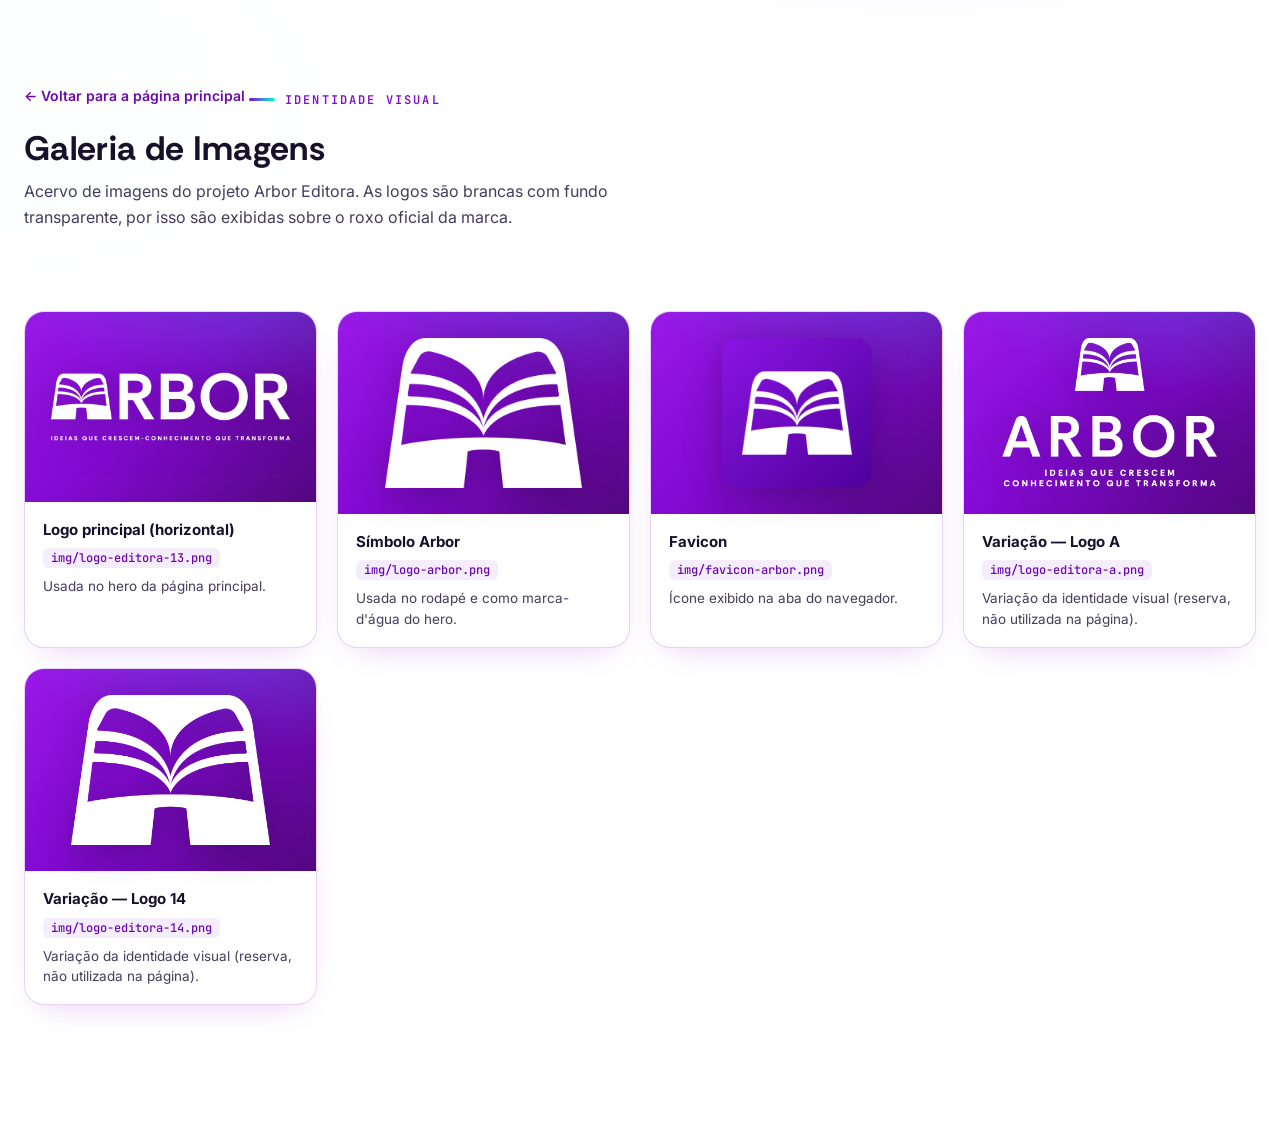
<file: imagens.html>
<!doctype html>
<html lang="pt-BR">

<head>
  <meta charset="UTF-8">
  <meta name="viewport" content="width=device-width, initial-scale=1.0">
  <title>Galeria de Imagens — ARBOR EDITORA</title>
  <meta name="description" content="Acervo de imagens e identidade visual da Arbor Editora: logos, variações e favicon.">
  <link rel="icon" type="image/png" href="img/favicon-arbor.png">
  <link rel="stylesheet" href="css/estilo.css">
  <style>
    /* Estilos próprios da galeria (as logos são brancas, os cartões usam o roxo da marca) */
    .galeria-topo { padding: 46px 0 10px; }
    .galeria-topo .kicker { color: var(--purple); }
    .galeria-topo p { color: var(--ink-2); max-width: 60ch; margin-top: 8px; }
    .galeria-topo .voltar {
      display: inline-flex; align-items: center; gap: 6px;
      margin-bottom: 22px; font-size: 14px; font-weight: 600;
      color: var(--purple-deep); text-decoration: none;
    }
    .galeria-topo .voltar:hover { color: var(--purple-vivid); }

    .galeria {
      display: grid;
      grid-template-columns: repeat(auto-fill, minmax(290px, 1fr));
      gap: 20px;
      padding: 26px 0 70px;
    }
    .obra {
      border: 1px solid var(--borda-lavanda, rgba(130, 10, 209, .15));
      border-radius: 20px;
      background: #fff;
      overflow: hidden;
      box-shadow: 0 14px 34px -18px rgba(130, 10, 209, .25);
    }
    .obra .moldura {
      display: grid; place-items: center;
      min-height: 190px;
      padding: 26px;
      background:
        radial-gradient(420px 200px at 80% -20%, rgba(0, 255, 206, .18), transparent 60%),
        linear-gradient(135deg, #9a18e8 0%, #820ad1 45%, #52077f 100%);
    }
    .obra .moldura img { max-width: 100%; max-height: 150px; height: auto; filter: drop-shadow(0 4px 18px rgba(0, 0, 0, .25)); }
    .obra .info { padding: 16px 18px 18px; }
    .obra .info b { display: block; font-size: 15px; }
    .obra .info code {
      display: inline-block; margin: 6px 0 8px;
      font: 500 12px/1 var(--font-mono, monospace);
      color: var(--purple-deep);
      background: rgba(130, 10, 209, .07);
      padding: 4px 8px; border-radius: 6px;
    }
    .obra .info p { font-size: 13.5px; color: var(--ink-2); line-height: 1.5; }
  </style>
</head>

<body>
  <main class="container">
    <header class="galeria-topo">
      <a class="voltar" href="index.html">← Voltar para a página principal</a>
      <span class="kicker">Identidade Visual</span>
      <h2>Galeria de Imagens</h2>
      <p>Acervo de imagens do projeto Arbor Editora. As logos são brancas com fundo transparente,
        por isso são exibidas sobre o roxo oficial da marca.</p>
    </header>

    <section class="galeria" aria-label="Imagens do projeto">
      <article class="obra">
        <div class="moldura"><img src="img/logo-editora-13.png" alt="Logo horizontal da Arbor Editora"></div>
        <div class="info">
          <b>Logo principal (horizontal)</b>
          <code>img/logo-editora-13.png</code>
          <p>Usada no hero da página principal.</p>
        </div>
      </article>

      <article class="obra">
        <div class="moldura"><img src="img/logo-arbor.png" alt="Símbolo da Arbor Editora"></div>
        <div class="info">
          <b>Símbolo Arbor</b>
          <code>img/logo-arbor.png</code>
          <p>Usada no rodapé e como marca-d'água do hero.</p>
        </div>
      </article>

      <article class="obra">
        <div class="moldura"><img src="img/favicon-arbor.png" alt="Favicon da Arbor Editora"></div>
        <div class="info">
          <b>Favicon</b>
          <code>img/favicon-arbor.png</code>
          <p>Ícone exibido na aba do navegador.</p>
        </div>
      </article>

      <article class="obra">
        <div class="moldura"><img src="img/logo-editora-a.png" alt="Variação A da logo da Arbor Editora"></div>
        <div class="info">
          <b>Variação — Logo A</b>
          <code>img/logo-editora-a.png</code>
          <p>Variação da identidade visual (reserva, não utilizada na página).</p>
        </div>
      </article>

      <article class="obra">
        <div class="moldura"><img src="img/logo-editora-14.png" alt="Variação 14 da logo da Arbor Editora"></div>
        <div class="info">
          <b>Variação — Logo 14</b>
          <code>img/logo-editora-14.png</code>
          <p>Variação da identidade visual (reserva, não utilizada na página).</p>
        </div>
      </article>
    </section>
  </main>
</body>

</html>
</file>
<file: css/estilo.css>
/* =============================================================
   ARBOR EDITORA — Modelo Editorial 2026
   Folha de estilos da página estática (index-novo.html)
   Paleta oficial: roxo #820ad1 · verde #00ffce · fundo branco
   ============================================================= */

@import "https://fonts.googleapis.com/css2?family=Rethink+Sans:ital,wght@0,400..800;1,400..800&family=Inter:wght@300;400;500;600;700&family=JetBrains+Mono:wght@400;500;600&display=swap";

/* ---------- Tokens ---------- */
:root {
  --ink: #17102a;        /* texto principal */
  --ink-2: #453c5c;      /* texto secundário */
  --ink-3: #6e6683;      /* texto terciário */
  --purple: #820ad1;
  --purple-vivid: #9d1ef0;
  --purple-deep: #6a08ad;
  --purple-soft: rgba(130, 10, 209, .04);
  --green: #00ffce;
  --green-text: #00b899;
  --line: rgba(23, 16, 42, .08);
  --line-2: rgba(23, 16, 42, .13);
  --lavanda: linear-gradient(180deg, #f6ecff, #fbf6ff 55%, #fdfbff);
  --menta: linear-gradient(180deg, #e0fcf3, #f0fffa 55%, #fbfffd);
  --borda-lavanda: rgba(130, 10, 209, .18);
  --borda-menta: rgba(0, 190, 152, .28);
  --grad-marca: linear-gradient(90deg, var(--purple), var(--green));
  --grad-cta: linear-gradient(100deg, var(--purple) 0%, #a21be2 100%);
  --shadow-sm: 0 1px 2px rgba(23, 16, 42, .05), 0 12px 32px -24px rgba(23, 16, 42, .30);
  --shadow-md: 0 2px 6px rgba(23, 16, 42, .05), 0 22px 48px -28px rgba(76, 6, 122, .35);
  --shadow-lift: 0 8px 20px -8px rgba(130, 10, 209, .22), 0 28px 56px -28px rgba(23, 16, 42, .28);
  --radius: 20px;
  --font-body: "Inter", system-ui, sans-serif;
  --font-display: "Rethink Sans", sans-serif;
  --font-serif: "Rethink Sans", sans-serif;
  --font-mono: "JetBrains Mono", monospace;
}

/* ---------- Reset básico ---------- */
*, ::before, ::after { box-sizing: border-box; }
* { margin: 0; }
html { scroll-behavior: smooth; }
body {
  font: 400 16px/1.65 var(--font-body);
  color: var(--ink);
  background:
    radial-gradient(1100px 460px at 72% -180px, rgba(130, 10, 209, .03), transparent 60%),
    radial-gradient(900px 400px at -10% 8%, rgba(0, 255, 206, .02), transparent 55%),
    #ffffff;
  -webkit-font-smoothing: antialiased;
  text-rendering: optimizeLegibility;
}
img, svg { max-width: 100%; vertical-align: middle; }
table { border-collapse: collapse; width: 100%; }
a { color: var(--purple-deep); transition: color .2s ease; }
a:hover { color: var(--purple-vivid); }
::selection { background: rgba(130, 10, 209, .18); }
:focus-visible { outline: 2px solid var(--purple); outline-offset: 2px; border-radius: 4px; }
* { scrollbar-width: thin; scrollbar-color: rgba(130, 10, 209, .25) transparent; }

/* ---------- Utilitários ---------- */
#bg-canvas { position: fixed; inset: 0; pointer-events: none; z-index: -3; background: #ffffff; }
#particulas { position: fixed; inset: 0; pointer-events: none; z-index: -2; }
.mono { font-family: var(--font-mono); }
.container { max-width: 80rem; margin-inline: auto; padding-inline: 24px; }

.kicker {
  display: inline-flex;
  align-items: center;
  gap: 10px;
  font: 600 12px/1 var(--font-mono);
  letter-spacing: .18em;
  text-transform: uppercase;
  color: var(--purple);
}
.kicker::before {
  content: "";
  width: 26px; height: 3px;
  border-radius: 3px;
  background: var(--grad-marca);
}
.chip {
  display: inline-block;
  font: 600 11px/1 var(--font-mono);
  letter-spacing: .1em;
  text-transform: uppercase;
  padding: 7px 13px;
  border-radius: 999px;
  background: rgba(130, 10, 209, .09);
  border: 1px solid rgba(130, 10, 209, .16);
  color: var(--purple-deep);
}

h1, h2, h3, h4 { font-family: var(--font-display); line-height: 1.2; text-wrap: balance; }
h2 { font-size: clamp(26px, 3.4vw, 34px); font-weight: 700; letter-spacing: .01em; }
h3 { font-size: clamp(19px, 2.2vw, 22px); font-weight: 700; }
h4 { font-size: 15px; font-weight: 700; }

.section-head { display: grid; gap: 10px; margin-bottom: 28px; max-width: 70ch; }
.section-head p { color: var(--ink-3); font-size: 15.5px; }

.ic { width: 1em; height: 1em; stroke-width: 2; flex-shrink: 0; }

/* ---------- Header fixo ---------- */
#topo {
  position: sticky;
  top: 0;
  z-index: 50;
  background: rgba(255, 255, 255, 0.75);
  -webkit-backdrop-filter: blur(24px) saturate(1.2);
  backdrop-filter: blur(24px) saturate(1.2);
  border: 1px solid rgba(255, 255, 255, 1);
  box-shadow: 0 10px 30px -10px rgba(130, 10, 209, 0.08), inset 0 1px 0 rgba(255, 255, 255, 1);
}
/* fio de marca na base do header */
#topo::before {
  content: "";
  position: absolute;
  inset: auto 0 0 0;
  height: 1px;
  background: linear-gradient(90deg, var(--borda-lavanda), rgba(0, 190, 152, .35), var(--borda-lavanda));
}
/* barra de progresso de leitura (largura controlada via JavaScript) */
#progresso-leitura {
  position: absolute;
  left: 0; bottom: -1px;
  height: 2.5px; width: 100%;
  transform: scaleX(0);
  transform-origin: left;
  background: var(--grad-marca);
  z-index: 1;
  pointer-events: none;
}

.brand { display: flex; align-items: center; gap: 14px; padding-top: 12px; transition: padding .3s ease; }
.brand-logo {
  width: 48px; height: 48px;
  display: grid; place-items: center;
  border-radius: 14px;
  background: linear-gradient(135deg, #a21be2, var(--purple) 55%, #5c0894);
  box-shadow:
    inset 0 1px 0 rgba(255, 255, 255, .35),
    0 10px 22px -8px rgba(130, 10, 209, .65);
  transition: width .3s ease, height .3s ease, border-radius .3s ease;
}
.brand-logo img { width: 30px; height: auto; transition: width .3s ease; }
/* header compacto após rolar (classe aplicada via JavaScript) */
#topo.rolou .brand { padding-top: 7px; }
#topo.rolou .brand-logo { width: 38px; height: 38px; border-radius: 11px; }
#topo.rolou .brand-logo img { width: 24px; }
.brand-name {
  font: 700 19px/1.1 var(--font-body);
  letter-spacing: .02em;
  display: flex; align-items: center; gap: 10px; flex-wrap: wrap;
}
.brand-tag {
  font: italic 400 13px/1 var(--font-display);
  color: var(--purple);
}

/* Navegação por seções */
#nav-secoes {
  display: flex;
  gap: 2px;
  margin-top: 8px;
  overflow-x: auto;
  scrollbar-width: none;
  -webkit-overflow-scrolling: touch;
}
#nav-secoes::-webkit-scrollbar { display: none; }
#nav-secoes a {
  position: relative;
  white-space: nowrap;
  padding: 9px 14px 11px;
  font: 600 13px/1 var(--font-body);
  letter-spacing: .01em;
  color: var(--ink-3);
  border-radius: 10px;
  text-decoration: none;
  transition: color .2s ease, background .2s ease;
}
#nav-secoes a:hover { color: var(--purple); background: var(--purple-soft); }
#nav-secoes a::after {
  content: "";
  position: absolute;
  left: 14px; right: 14px; bottom: 4px;
  height: 2px;
  border-radius: 2px;
  background: var(--grad-marca);
  transform: scaleX(0);
  transform-origin: left;
  transition: transform .3s cubic-bezier(.22, 1, .36, 1);
}
#nav-secoes a:hover::after { transform: scaleX(1); }
/* seção ativa marcada pelo scrollspy (classe aplicada via JavaScript) */
#nav-secoes a.ativa { color: var(--purple-deep); background: var(--purple-soft); }
#nav-secoes a.ativa::after { transform: scaleX(1); }
/* esmaece as bordas quando a barra de seções pode rolar */
#nav-secoes.rolavel {
  -webkit-mask-image: linear-gradient(90deg, transparent, #000 26px, #000 calc(100% - 26px), transparent);
  mask-image: linear-gradient(90deg, transparent, #000 26px, #000 calc(100% - 26px), transparent);
}

/* Âncoras param abaixo do header fixo */
main [id] { scroll-margin-top: 130px; }

/* ---------- Layout do main ---------- */
main.container { display: grid; gap: 44px; padding-block: 36px 72px; counter-reset: sec; }
/* Itens de grid/flex herdam min-width:auto e propagam a largura mínima
   das tabelas internas; zerar evita overflow horizontal no mobile. */
main :where(*) { min-width: 0; }

/* Caixas de seção: alternância lavanda / menta, com número decorativo */
.box {
  position: relative;
  padding: 40px 0;
  margin-bottom: 20px;
  counter-increment: sec;
}
.box::before {
  content: counter(sec, decimal-leading-zero);
  position: absolute;
  top: -14px; right: 10px;
  font: 800 clamp(84px, 10vw, 128px)/1 var(--font-display);
  letter-spacing: -.02em;
  color: rgba(23, 16, 42, 0.03);
  z-index: -1;
  pointer-events: none;
}
.box-lavanda { background: transparent; border-color: transparent; }
.box-menta { background: transparent; border-color: transparent; }
.box-menta::before { color: rgba(0, 190, 152, .10); }

/* Painéis internos brancos (leitura) */
.painel {
  background: rgba(255, 255, 255, 0.55);
  backdrop-filter: blur(12px);
  border: 1px solid rgba(130, 10, 209, 0.15);
  border-radius: var(--radius);
  padding: 22px 26px;
  box-shadow: var(--shadow-sm);
}

/* ---------- Hero ---------- */
#hero {
  position: relative;
  overflow: hidden;
  border-radius: 0 0 40px 40px;
  padding: clamp(64px, 12vh, 140px) 0 clamp(80px, 15vh, 160px);
  min-height: 78vh;
  display: flex;
  flex-direction: column;
  justify-content: center;
  background:
    radial-gradient(720px 320px at 85% -10%, rgba(0, 255, 206, .16), transparent 60%),
    radial-gradient(900px 460px at -15% 110%, rgba(255, 255, 255, .14), transparent 55%),
    linear-gradient(135deg, #9a18e8 0%, #820ad1 45%, #52077f 100%);
  color: #fff;
  box-shadow:
    inset 0 1px 0 rgba(255, 255, 255, .25),
    0 30px 70px -30px rgba(130, 10, 209, .60);
}
/* marca-d'água com a logo */
#hero::after {
  content: "";
  position: absolute;
  right: -50px; bottom: -70px;
  width: 380px; height: 300px;
  background: url("../img/logo-arbor.png") no-repeat center / contain;
  opacity: .10;
  transform: rotate(-8deg);
  pointer-events: none;
}
#hero > * { position: relative; z-index: 1; }
#hero .hero-main-logo {
  max-width: min(100%, 600px);
  height: auto;
  display: block;
  filter: drop-shadow(0 4px 24px rgba(0, 0, 0, .25));
  margin: 10px 0 25px;
}
#hero .desc {
  max-width: 60ch;
  margin-bottom: 32px;
  font-size: clamp(16px, 1.8vw, 18px);
  color: rgba(255, 255, 255, .90);
}
#hero .ctas { display: flex; flex-wrap: wrap; gap: 14px; }

.btn {
  position: relative;
  overflow: hidden;
  display: inline-flex; align-items: center; gap: 9px;
  font: 600 14.5px/1 var(--font-body);
  padding: 15px 24px;
  border-radius: 14px;
  text-decoration: none;
  transition: transform .25s cubic-bezier(.22, 1, .36, 1), box-shadow .25s, filter .25s;
}
/* brilho que atravessa o botão no hover */
.btn::after {
  content: "";
  position: absolute;
  top: 0; left: -80%;
  width: 55%; height: 100%;
  background: linear-gradient(100deg, transparent, rgba(255, 255, 255, .45), transparent);
  transform: skewX(-20deg);
  transition: left .5s ease;
}
.btn:hover { transform: translateY(-2px); }
.btn:hover::after { left: 130%; }
.btn-claro { background: #fff; color: var(--purple-deep); box-shadow: 0 14px 32px -12px rgba(0, 0, 0, .40); }
.btn-contorno { border: 1px solid rgba(255, 255, 255, .38); color: #fff; background: rgba(255, 255, 255, .09); }
.btn-contorno:hover { background: rgba(255, 255, 255, .16); }

/* ---------- Cards de atalho ---------- */
.atalhos { display: grid; grid-template-columns: repeat(4, 1fr); gap: 18px; }
.atalho {
  position: relative;
  overflow: hidden;
  display: block;
  border-radius: 24px;
  padding: 30px 24px 26px;
  text-decoration: none;
  color: var(--ink);
  border: 1px solid rgba(130, 10, 209, 0.15);
  background: rgba(255, 255, 255, 0.6);
  backdrop-filter: blur(12px);
  transition: transform .3s cubic-bezier(.34, 1.56, .64, 1), box-shadow .3s ease;
}
.atalho::before {
  content: "";
  position: absolute;
  inset: 0 0 auto 0;
  height: 3px;
  background: var(--grad-cta);
}
.atalho:nth-child(even) {
  background: linear-gradient(180deg, #e2fcf4, #fafffd);
  border-color: var(--borda-menta);
}
.atalho:nth-child(even)::before { background: linear-gradient(90deg, #00d9ae, var(--green)); }
.atalho:hover { transform: translateY(-5px); box-shadow: var(--shadow-lift); }
.atalho .icone {
  width: 46px; height: 46px;
  display: grid; place-items: center;
  border-radius: 13px;
  margin-bottom: 16px;
  background: var(--grad-cta);
  color: #fff;
  box-shadow: 0 10px 20px -8px rgba(130, 10, 209, .55);
}
.atalho:nth-child(even) .icone {
  background: linear-gradient(135deg, #00d9ae, #00b899);
  box-shadow: 0 10px 20px -8px rgba(0, 185, 153, .55);
}
.atalho .icone .ic { width: 22px; height: 22px; }
.atalho h3 { font-size: 15.5px; margin-bottom: 7px; }
.atalho p { font-size: 13.5px; line-height: 1.55; color: var(--ink-2); }
.atalho .seta {
  position: absolute;
  right: 20px; top: 24px;
  font-size: 18px;
  color: var(--purple);
  opacity: 0;
  transform: translateX(-6px);
  transition: opacity .25s ease, transform .25s ease;
}
.atalho:nth-child(even) .seta { color: var(--green-text); }
.atalho:hover .seta { opacity: 1; transform: none; }

/* ---------- Abas por radio (players / coletâneas / orçamentos) ---------- */
.abas { position: relative; }
.abas > input { position: absolute; opacity: 0; pointer-events: none; }
.abas .paineis > * { display: none; }

/* Players */
.pills { display: grid; grid-template-columns: repeat(5, 1fr); gap: 12px; margin-bottom: 22px; }
.pill {
  position: relative;
  cursor: pointer;
  border-radius: 18px;
  padding: 18px 16px;
  background: rgba(255, 255, 255, 0.6);
  backdrop-filter: blur(12px);
  border: 1px solid rgba(130, 10, 209, 0.15);
  box-shadow: var(--shadow-sm);
  transition: transform .25s ease, box-shadow .25s ease, border-color .25s ease;
}
.pill:hover { transform: translateY(-4px); box-shadow: var(--shadow-lift); }
.pill .rotulo { font: 600 10px/1 var(--font-mono); letter-spacing: .14em; color: var(--purple); text-transform: uppercase; }
.pill strong { display: block; font-family: var(--font-display); font-size: 15px; margin: 8px 0 5px; }
.pill span { font-size: 12.5px; line-height: 1.5; color: var(--ink-3); }
.pill .ver { display: block; margin-top: 10px; font: 600 12px/1 var(--font-body); color: var(--purple-deep); }

#pl-1:checked ~ .pills label[for="pl-1"],
#pl-2:checked ~ .pills label[for="pl-2"],
#pl-3:checked ~ .pills label[for="pl-3"],
#pl-4:checked ~ .pills label[for="pl-4"],
#pl-5:checked ~ .pills label[for="pl-5"] {
  border-color: transparent;
  background:
    linear-gradient(#fff, #fff) padding-box,
    var(--grad-marca) border-box;
  border: 1.5px solid transparent;
  box-shadow: 0 14px 30px -14px rgba(130, 10, 209, .45);
  animation: pop .35s cubic-bezier(.34, 1.56, .64, 1);
}

#pl-1:checked ~ .paineis > :nth-child(1),
#pl-2:checked ~ .paineis > :nth-child(2),
#pl-3:checked ~ .paineis > :nth-child(3),
#pl-4:checked ~ .paineis > :nth-child(4),
#pl-5:checked ~ .paineis > :nth-child(5) { display: block; animation: surgir .45s cubic-bezier(.22, 1, .36, 1) both; }

@keyframes surgir {
  from { opacity: 0; transform: translateY(10px); }
  to { opacity: 1; transform: none; }
}

.player-detalhe {
  border-radius: 22px;
  background: rgba(255, 255, 255, 0.6);
  backdrop-filter: blur(12px);
  border: 1px solid rgba(130, 10, 209, 0.15);
  padding: 28px 32px;
  box-shadow: var(--shadow-sm);
}
.player-detalhe .kicker { color: var(--green-text); }
.player-detalhe .kicker::before { background: linear-gradient(90deg, var(--green-text), var(--green)); }
.player-detalhe h3 { margin: 10px 0 18px; }
.player-detalhe h5 {
  font: 600 11.5px/1 var(--font-mono);
  letter-spacing: .14em;
  text-transform: uppercase;
  color: var(--purple);
  margin: 18px 0 8px;
}
.player-detalhe p { color: var(--ink-2); font-size: 14.5px; }
.player-detalhe ul { padding-left: 20px; color: var(--ink-2); font-size: 14.5px; }
.player-detalhe li { margin: 5px 0; }
.player-detalhe li::marker { color: var(--purple); }
.player-detalhe .site {
  margin-top: 20px; padding-top: 16px;
  border-top: 1px dashed var(--line-2);
  font-size: 14px; color: var(--ink-3);
}

/* ---------- Tabelas ---------- */
.tabela-scroll {
  overflow-x: auto;
  border-radius: var(--radius);
  border: 1px solid rgba(130, 10, 209, 0.15);
  background: rgba(255, 255, 255, 0.6);
  backdrop-filter: blur(12px);
  box-shadow: var(--shadow-sm);
}
.tabela-scroll table { min-width: 640px; }
th, td { padding: 15px 18px; text-align: left; vertical-align: top; border-bottom: 1px solid var(--line); font-size: 14px; line-height: 1.55; }
thead th {
  font: 600 11.5px/1.3 var(--font-mono);
  letter-spacing: .1em;
  text-transform: uppercase;
  color: var(--purple-deep);
  background: linear-gradient(180deg, #f6edfe, #fbf6ff);
  border-bottom: 2px solid rgba(130, 10, 209, .18);
}
tbody tr:last-child td { border-bottom: 0; }
tbody tr { transition: background .2s ease; }
tbody tr:hover { background: rgba(130, 10, 209, .035); }
td:first-child { font-weight: 600; color: var(--purple-deep); white-space: nowrap; }
td li::marker { color: var(--purple); }
.sim {
  display: inline-flex; align-items: center; gap: 5px;
  font: 600 11px/1 var(--font-mono);
  padding: 5px 11px;
  border-radius: 999px;
  background: rgba(0, 190, 152, .13);
  border: 1px solid rgba(0, 190, 152, .30);
  color: var(--green-text);
}
.sim::before { content: "✓"; font-size: 10px; }

/* ---------- Coautoria ---------- */
.coautoria-grid { display: grid; grid-template-columns: 1fr 1fr; gap: 24px; align-items: stretch; }
.stat { display: flex; justify-content: space-between; align-items: baseline; gap: 14px; padding: 16px 0; border-bottom: 1px dashed var(--line-2); }
.stat:last-child { border-bottom: 0; }
.stat span { color: var(--ink-2); font-size: 14.5px; }
.stat b { font-family: var(--font-mono); font-size: 16px; color: var(--purple-deep); text-align: right; }
.stat .destaque {
  font-size: 24px;
  background: linear-gradient(90deg, var(--green-text), #00d9ae);
  -webkit-background-clip: text;
  background-clip: text;
  -webkit-text-fill-color: transparent;
}
.servicos { list-style: none; padding: 0; display: grid; gap: 12px; }
.servicos li { display: flex; gap: 13px; align-items: baseline; font-size: 14.5px; line-height: 1.55; color: var(--ink-2); }
.servicos .num {
  font: 600 12px/1 var(--font-mono);
  color: #fff;
  background: var(--grad-cta);
  border-radius: 9px;
  padding: 6px 9px;
  flex-shrink: 0;
  box-shadow: 0 6px 14px -6px rgba(130, 10, 209, .55);
}

/* ---------- Checklist ---------- */
.checklist { display: grid; grid-template-columns: repeat(3, 1fr); gap: 13px; padding: 0; }
.checklist li {
  list-style: none;
  display: flex; gap: 12px; align-items: flex-start;
  background: transparent;
  border-bottom: 1px dashed rgba(130, 10, 209, 0.15);
  padding: 16px 8px;
  font-size: 13.5px;
  line-height: 1.55;
  color: var(--ink-2);
  transition: transform .25s ease;
}
.checklist li:hover { transform: translateY(-3px); border-color: rgba(0, 190, 152, .40); box-shadow: var(--shadow-lift); }
.checklist .ic {
  width: 26px; height: 26px;
  padding: 5px;
  border-radius: 9px;
  background: rgba(0, 190, 152, .12);
  color: var(--green-text);
  margin-top: 1px;
}

/* ---------- Simulador de orçamentos ---------- */
.orc-pills { display: grid; grid-template-columns: repeat(5, 1fr); gap: 11px; margin-bottom: 22px; }
.orc-pill {
  position: relative;
  cursor: pointer;
  border-radius: 15px;
  border: 1px solid var(--line-2);
  background: #fff;
  padding: 13px 15px;
  font-size: 12px;
  line-height: 1.5;
  color: var(--ink-2);
  box-shadow: var(--shadow-sm);
  transition: transform .2s ease, box-shadow .2s ease, border-color .2s ease;
}
.orc-pill:hover { transform: translateY(-3px); box-shadow: var(--shadow-lift); }
.orc-pill .cod { display: block; font: 600 11px/1 var(--font-mono); letter-spacing: .04em; color: var(--purple); margin-bottom: 5px; }
.orc-pill .total { display: block; font: 600 13.5px/1.2 var(--font-mono); color: var(--ink); margin-top: 5px; }

#or-1:checked ~ .orc-pills label[for="or-1"], #or-2:checked ~ .orc-pills label[for="or-2"],
#or-3:checked ~ .orc-pills label[for="or-3"], #or-4:checked ~ .orc-pills label[for="or-4"],
#or-5:checked ~ .orc-pills label[for="or-5"], #or-6:checked ~ .orc-pills label[for="or-6"],
#or-7:checked ~ .orc-pills label[for="or-7"], #or-8:checked ~ .orc-pills label[for="or-8"],
#or-9:checked ~ .orc-pills label[for="or-9"], #or-10:checked ~ .orc-pills label[for="or-10"] {
  border-color: transparent;
  background:
    linear-gradient(#fff, #fff) padding-box,
    var(--grad-marca) border-box;
  border: 1.5px solid transparent;
  box-shadow: 0 14px 30px -14px rgba(130, 10, 209, .45);
  animation: pop .35s cubic-bezier(.34, 1.56, .64, 1);
}
#or-1:checked ~ .paineis > :nth-child(1), #or-2:checked ~ .paineis > :nth-child(2),
#or-3:checked ~ .paineis > :nth-child(3), #or-4:checked ~ .paineis > :nth-child(4),
#or-5:checked ~ .paineis > :nth-child(5), #or-6:checked ~ .paineis > :nth-child(6),
#or-7:checked ~ .paineis > :nth-child(7), #or-8:checked ~ .paineis > :nth-child(8),
#or-9:checked ~ .paineis > :nth-child(9), #or-10:checked ~ .paineis > :nth-child(10) { display: block; animation: surgir .45s cubic-bezier(.22, 1, .36, 1) both; }

.ficha {
  border-radius: 22px;
  background: rgba(255, 255, 255, 0.6);
  backdrop-filter: blur(12px);
  border: 1px solid rgba(130, 10, 209, 0.15);
  box-shadow: var(--shadow-md);
  overflow: hidden;
}
.ficha-topo {
  display: flex; justify-content: space-between; align-items: center; flex-wrap: wrap; gap: 10px;
  padding: 20px 28px;
  background: linear-gradient(180deg, #f6edfe, #fdfbff);
  border-bottom: 1px solid rgba(130, 10, 209, .14);
}
.ficha-topo .proposta { font: 600 11px/1 var(--font-mono); letter-spacing: .12em; text-transform: uppercase; color: var(--purple); }
.ficha-topo h4 { font-size: 17px; margin-top: 5px; }
.ficha-corpo { padding: 24px 28px; display: grid; gap: 14px; }
.ficha-corpo .par { display: grid; grid-template-columns: 1fr 1fr; gap: 14px; }
.campo {
  background: transparent;
  border-left: 3px solid rgba(130, 10, 209, .35);
  padding: 8px 17px;
}
.campo b {
  display: block;
  font: 600 10.5px/1 var(--font-mono);
  letter-spacing: .13em;
  text-transform: uppercase;
  color: var(--ink-3);
  margin-bottom: 7px;
}
.campo p, .campo span { font-size: 13.5px; line-height: 1.6; color: var(--ink-2); }
.ficha-total { display: grid; grid-template-columns: 1fr 1fr; border-top: 1px solid var(--line); }
.ficha-total > div { padding: 22px 28px; }
.ficha-total b { display: block; font: 600 10.5px/1 var(--font-mono); letter-spacing: .13em; text-transform: uppercase; margin-bottom: 8px; }
.ficha-total .valor { font: 600 30px/1 var(--font-mono); letter-spacing: -.01em; }
.total-unit { background: linear-gradient(180deg, #f6edfe, #faf4ff); color: var(--purple-deep); }
.total-lote { background: linear-gradient(180deg, #dffcf2, #ecfff9); color: var(--green-text); }

/* ---------- Etapas (implementação) — linha do tempo ---------- */
.etapas { list-style: none; padding: 0; display: grid; gap: 14px; position: relative; }
.etapas::before {
  content: "";
  position: absolute;
  left: 24px; top: 28px; bottom: 28px;
  width: 2px;
  background: linear-gradient(180deg, var(--purple), var(--green));
  opacity: .35;
}
.etapas li {
  position: relative;
  display: flex; gap: 18px; align-items: flex-start;
  background: transparent;
  padding: 18px 0px;
  transition: transform .25s ease;
}
.etapas li:hover { transform: translateX(4px); box-shadow: var(--shadow-lift); }
.etapas .num {
  font: 700 14px/1 var(--font-mono);
  color: #fff;
  background: var(--grad-cta);
  border-radius: 12px;
  padding: 11px 12px;
  flex-shrink: 0;
  box-shadow: 0 8px 18px -8px rgba(130, 10, 209, .65);
}
.etapas b { display: block; font-size: 15px; margin-bottom: 3px; }
.etapas p { font-size: 13.5px; line-height: 1.55; color: var(--ink-2); }

/* ---------- Coletâneas (abas de cronograma) ---------- */
.col-pills { display: grid; grid-template-columns: repeat(4, 1fr); gap: 11px; margin-bottom: 20px; }
.col-pill {
  cursor: pointer;
  text-align: center;
  border-radius: 14px;
  border: 1px solid rgba(130, 10, 209, 0.15);
  background: rgba(255, 255, 255, 0.6);
  backdrop-filter: blur(12px);
  padding: 14px 10px;
  box-shadow: var(--shadow-sm);
  transition: transform .2s ease, border-color .2s ease, box-shadow .2s ease;
}
.col-pill:hover { transform: translateY(-3px); box-shadow: var(--shadow-lift); }
.col-pill .data { display: block; font: 600 13px/1 var(--font-mono); color: var(--purple); margin-bottom: 5px; }
.col-pill .nome { font-size: 12.5px; color: var(--ink-2); }

#col-1:checked ~ .col-pills label[for="col-1"], #col-2:checked ~ .col-pills label[for="col-2"],
#col-3:checked ~ .col-pills label[for="col-3"], #col-4:checked ~ .col-pills label[for="col-4"] {
  border-color: transparent;
  background:
    linear-gradient(#fff, #fff) padding-box,
    var(--grad-marca) border-box;
  border: 1.5px solid transparent;
  box-shadow: 0 14px 30px -14px rgba(130, 10, 209, .45);
  animation: pop .35s cubic-bezier(.34, 1.56, .64, 1);
}
#col-1:checked ~ .paineis > :nth-child(1), #col-2:checked ~ .paineis > :nth-child(2),
#col-3:checked ~ .paineis > :nth-child(3), #col-4:checked ~ .paineis > :nth-child(4) { display: block; animation: surgir .45s cubic-bezier(.22, 1, .36, 1) both; }

.col-painel {
  background: rgba(255, 255, 255, 0.55);
  backdrop-filter: blur(12px);
  border: 1px solid rgba(130, 10, 209, 0.15);
  border-radius: var(--radius);
  padding: 24px 28px;
  box-shadow: var(--shadow-sm);
}
.col-painel .data {
  display: inline-block;
  font: 600 12px/1 var(--font-mono);
  color: var(--green-text);
  background: rgba(0, 190, 152, .12);
  border-radius: 999px;
  padding: 6px 12px;
}
.col-painel h4 { font-size: 17px; margin: 12px 0 10px; }
.col-painel ul { padding-left: 20px; color: var(--ink-2); font-size: 14px; }
.col-painel li { margin: 5px 0; }
.col-painel li::marker { color: var(--green-text); }
.meta {
  margin-top: 20px;
  background: rgba(0, 255, 206, .10);
  border: 1px solid var(--borda-menta);
  border-left: 3px solid #00d9ae;
  border-radius: 14px;
  padding: 16px 20px;
  font-size: 14px;
  line-height: 1.6;
  color: var(--ink-2);
}
.meta b { color: var(--green-text); }

/* ---------- Produtos & Salários ---------- */
.duas-colunas { display: grid; grid-template-columns: 1fr 1fr; gap: 44px; align-items: start; }
/* com o relatório de salários aberto, a dupla de colunas vira coluna única:
   a seção cresce na largura toda em vez de deixar um vazio ao lado */
.duas-colunas:has(details.relatorio[open]) { grid-template-columns: 1fr; }
.produto { margin-bottom: 14px; transition: transform .25s ease, box-shadow .25s ease; border: 1px solid rgba(130, 10, 209, 0.1); border-radius: var(--radius); padding: 20px; background: rgba(255,255,255,0.6); backdrop-filter: blur(8px); }
.produto:hover { transform: translateY(-3px); box-shadow: var(--shadow-lift); }
.produto h4 { margin-bottom: 7px; }
.produto h4.roxo { color: var(--purple); }
.produto p { font-size: 14px; line-height: 1.6; color: var(--ink-2); }
.produto .nota {
  display: inline-block;
  margin-top: 10px;
  font: 600 12px/1 var(--font-mono);
  color: var(--green-text);
  background: rgba(0, 190, 152, .10);
  border: 1px solid rgba(0, 190, 152, .25);
  border-radius: 999px;
  padding: 6px 12px;
}
.generos { display: flex; flex-wrap: wrap; gap: 8px; margin-top: 12px; }
.generos span {
  font: 500 12.5px/1 var(--font-body);
  padding: 7px 14px;
  border-radius: 999px;
  background: var(--purple-soft);
  color: var(--purple-deep);
  border: 1px solid var(--borda-lavanda);
  transition: background .2s ease, transform .2s ease;
}
.generos span:hover { background: rgba(130, 10, 209, .13); transform: translateY(-1px); }

.aviso { display: flex; gap: 14px; align-items: flex-start; }
.aviso .ic {
  width: 34px; height: 34px;
  padding: 8px;
  border-radius: 10px;
  background: var(--purple-soft);
  color: var(--purple);
  margin-top: 1px;
}
.aviso p { font-size: 14px; line-height: 1.6; color: var(--ink-2); }
.aviso .status { display: block; margin-top: 8px; font: 600 12px/1.6 var(--font-mono); color: var(--purple-deep); }

/* Relatório salarial (details) */
details.relatorio { margin-top: 12px; }
details.relatorio > summary {
  cursor: pointer;
  list-style: none;
  display: inline-flex; align-items: center; gap: 9px;
  font: 600 13.5px/1 var(--font-body);
  color: #fff;
  background: var(--grad-cta);
  padding: 13px 20px;
  border-radius: 12px;
  box-shadow: 0 12px 26px -12px rgba(130, 10, 209, .60);
  transition: transform .2s ease, filter .2s ease;
}
details.relatorio > summary::-webkit-details-marker { display: none; }
details.relatorio > summary::after {
  content: "▾";
  font-size: 12px;
  transition: transform .25s ease;
}
details.relatorio[open] > summary::after { transform: rotate(180deg); }
details.relatorio > summary:hover { transform: translateY(-2px); filter: brightness(1.08); }
.relatorio-corpo { margin-top: 16px; display: grid; gap: 20px; animation: surgir .4s ease both; }
.relatorio-corpo header h4 { font-size: 16px; }
.relatorio-corpo header p { font-size: 13px; color: var(--ink-3); margin-top: 4px; }
.relatorio-corpo h5 { font: 700 14px/1.3 var(--font-display); margin-bottom: 8px; }
.relatorio-corpo .fonte { font: 500 11.5px/1 var(--font-mono); color: var(--ink-3); margin-top: 8px; }
.relatorio-corpo .explica { font-size: 13.5px; color: var(--ink-2); margin-bottom: 10px; }
/* o quadro 2 é estreito: dispensa a largura mínima padrão das tabelas */
.relatorio-corpo .tabela-scroll table { min-width: 0; }
/* listas de vagas/cargos (substituem tabelas largas que não cabem na coluna) */
.lista-vagas {
  list-style: none; margin: 0; padding: 0;
  display: grid; gap: 8px;
  grid-template-columns: repeat(auto-fill, minmax(min(420px, 100%), 1fr));
}
.lista-vagas li {
  display: flex; justify-content: space-between; align-items: center; gap: 6px 18px; flex-wrap: wrap;
  padding: 11px 14px;
  background: linear-gradient(180deg, #fdfbff, #faf6ff);
  border: 1px solid rgba(130, 10, 209, 0.13);
  border-radius: 12px;
  box-shadow: var(--shadow-sm);
  transition: border-color .2s ease, transform .2s ease;
}
.lista-vagas li:hover { border-color: rgba(130, 10, 209, 0.32); transform: translateX(3px); }
.lista-vagas .vaga-info b { display: block; font-size: 13.5px; line-height: 1.35; color: var(--purple-deep); }
.lista-vagas .vaga-info span { font-size: 12px; color: var(--ink-3); }
.lista-vagas .salario {
  margin-left: auto;
  font: 600 12.5px/1.4 var(--font-mono);
  color: var(--green-text);
  background: linear-gradient(180deg, #dffcf2, #ecfff9);
  border-radius: 999px;
  padding: 5px 11px;
  text-align: center;
}
.conclusao {
  background: var(--purple-soft);
  border: 1px solid var(--borda-lavanda);
  border-left: 3px solid var(--purple);
  border-radius: 14px;
  padding: 18px 22px;
  font-size: 14px;
  line-height: 1.65;
  color: var(--ink-2);
}
.conclusao strong { color: var(--purple-deep); }

/* ---------- Financeiro ---------- */
.fin-grid { display: grid; grid-template-columns: 1fr 1fr; gap: 24px; align-items: start; }
.fin-cabecalho { display: flex; justify-content: space-between; align-items: baseline; flex-wrap: wrap; gap: 8px; margin-bottom: 14px; }
.fin-cabecalho h3 { font-size: 17px; }
.fin-cabecalho b {
  font: 600 13px/1 var(--font-mono);
  padding: 8px 14px;
  border-radius: 999px;
}
.fin-custos .fin-cabecalho b { color: var(--purple-deep); background: var(--purple-soft); border: 1px solid var(--borda-lavanda); }
.fin-receita .fin-cabecalho b { color: var(--green-text); background: rgba(0, 190, 152, .10); border: 1px solid rgba(0, 190, 152, .25); }
.fin-grid ul { margin: 6px 0 0; padding-left: 18px; font-size: 13px; color: var(--ink-3); }
.fin-grid .tabela-scroll table { min-width: 0; }
.fin-grid td:first-child { white-space: normal; }
.fin-grid td:last-child { font-family: var(--font-mono); font-weight: 600; white-space: nowrap; }
.resultado {
  position: relative;
  overflow: hidden;
  margin-top: 26px;
  border-radius: 22px;
  padding: 26px 32px;
  display: flex; justify-content: space-between; align-items: center; flex-wrap: wrap; gap: 14px;
  background:
    radial-gradient(500px 200px at 90% -40%, rgba(0, 255, 206, .22), transparent 60%),
    linear-gradient(100deg, rgba(130, 10, 209, .09), rgba(0, 255, 206, .13));
  border: 1px solid var(--borda-menta);
  box-shadow: inset 0 1px 0 rgba(255, 255, 255, .7);
}
.resultado h3 { font-size: 18px; }
.resultado .valor {
  font: 700 clamp(28px, 4vw, 38px)/1 var(--font-mono);
  background: linear-gradient(90deg, var(--green-text), #00d9ae);
  -webkit-background-clip: text;
  background-clip: text;
  -webkit-text-fill-color: transparent;
}
.resultado p { font-size: 13.5px; color: var(--ink-3); margin-top: 4px; }

/* ---------- Guias do autor ---------- */
.guias { display: grid; grid-template-columns: repeat(3, 1fr); gap: 20px; }
.guia {
  position: relative;
  overflow: hidden;
  border-radius: 24px;
  border: 1px solid rgba(130, 10, 209, 0.15);
  background: rgba(255, 255, 255, 0.6);
  backdrop-filter: blur(12px);
  padding: 30px 28px;
  box-shadow: var(--shadow-md);
  display: flex; flex-direction: column; gap: 11px;
  transition: transform .3s cubic-bezier(.22, 1, .36, 1), box-shadow .3s ease;
}
.guia::before {
  content: "";
  position: absolute;
  inset: 0 0 auto 0;
  height: 3px;
  background: var(--grad-marca);
}
.guia:hover { transform: translateY(-5px); box-shadow: var(--shadow-lift); }
.guia .icone {
  width: 48px; height: 48px;
  display: grid; place-items: center;
  border-radius: 50%;
  background: var(--purple-soft);
  color: var(--purple);
  box-shadow: 0 10px 22px -8px rgba(130, 10, 209, .55);
}
.guia .icone .ic { width: 23px; height: 23px; }
.guia h4 { font-size: 17px; margin-top: 4px; }
.guia .sub { font: 600 11px/1 var(--font-mono); letter-spacing: .14em; text-transform: uppercase; color: var(--green-text); }
.guia p, .guia li { font-size: 13.5px; line-height: 1.6; color: var(--ink-2); }
.guia ol { padding-left: 20px; margin: 4px 0; }
.guia li { margin: 4px 0; }
.guia li::marker { font-weight: 600; color: var(--purple); }
.guia .passos { font: 600 11px/1 var(--font-mono); letter-spacing: .12em; text-transform: uppercase; color: var(--ink-3); margin-top: 6px; }
.guia .citacao {
  position: relative;
  margin-top: auto;
  font: italic 400 13.5px/1.6 var(--font-display);
  color: var(--purple-deep);
  border-top: 1px dashed var(--line-2);
  padding-top: 14px;
}
.isbn { display: flex; flex-wrap: wrap; gap: 7px; }
.isbn span {
  font: 600 15px/1 var(--font-mono);
  background: linear-gradient(180deg, #f6edfe, #fdfbff);
  border: 1px solid var(--borda-lavanda);
  color: var(--purple-deep);
  border-radius: 9px;
  padding: 9px 11px;
  box-shadow: var(--shadow-sm);
}
.isbn-legenda { font-size: 12px !important; color: var(--ink-3) !important; }

/* ---------- Rodapé ---------- */
footer {
  position: relative;
  overflow: hidden;
  margin-top: 48px;
  border-radius: 40px 40px 0 0;
  padding: 54px 0 26px;
  color: rgba(255, 255, 255, .85);
  font-size: 13.5px;
  background:
    radial-gradient(640px 280px at 88% 0%, rgba(0, 255, 206, .10), transparent 60%),
    radial-gradient(760px 380px at -10% 110%, rgba(130, 10, 209, .38), transparent 55%),
    linear-gradient(160deg, #2a1145 0%, #1d0c33 55%, #17102a 100%);
  box-shadow: inset 0 1px 0 rgba(255, 255, 255, .12);
}
footer::before {
  content: "";
  position: absolute;
  inset: 0 0 auto 0;
  height: 3px;
  background: var(--grad-marca);
}
/* marca-d'água espelhando o hero */
footer::after {
  content: "";
  position: absolute;
  right: -60px; top: -30px;
  width: 320px; height: 260px;
  background: url("../img/logo-arbor.png") no-repeat center / contain;
  opacity: .06;
  transform: rotate(8deg);
  pointer-events: none;
}
footer > * { position: relative; z-index: 1; }
.footer-grid {
  display: flex; align-items: center; justify-content: space-between;
  gap: 24px 40px; flex-wrap: wrap;
  padding-bottom: 26px;
  margin-bottom: 22px;
  border-bottom: 1px solid rgba(255, 255, 255, .12);
}
.footer-marca { display: flex; align-items: center; gap: 16px; }
.footer-marca img { width: 46px; height: auto; filter: drop-shadow(0 4px 14px rgba(0, 0, 0, .35)); }
.footer-marca b {
  display: block;
  font: 700 18px/1.25 var(--font-display);
  letter-spacing: .10em;
  color: #fff;
}
.footer-marca span { font: italic 400 13.5px/1.4 var(--font-display); color: var(--green); }
.footer-nav { display: flex; flex-wrap: wrap; gap: 8px 24px; }
.footer-nav a {
  color: rgba(255, 255, 255, .78);
  text-decoration: none;
  font-weight: 600;
  transition: color .2s ease;
}
.footer-nav a:hover { color: var(--green); }
.footer-base {
  display: flex; align-items: center; justify-content: space-between;
  gap: 8px 24px; flex-wrap: wrap;
  color: rgba(255, 255, 255, .55);
}
.footer-base .frase { font: italic 400 13px/1.4 var(--font-display); color: rgba(0, 255, 206, .75); margin-right: 72px; }
@media (max-width: 640px) {
  footer { border-radius: 26px 26px 0 0; }
  .footer-grid, .footer-base, .footer-nav { justify-content: center; text-align: center; }
  .footer-marca { flex-direction: column; gap: 10px; }
  .footer-base .frase { margin-right: 0; }
}

/* ---------- Animações de entrada e revelação ao rolar ---------- */
@keyframes subir {
  from { opacity: 0; transform: translateY(26px); }
  to { opacity: 1; transform: none; }
}
#hero { animation: subir .8s cubic-bezier(.22, 1, .36, 1) both; }

/* Blocos revelados conforme entram na tela (atributo aplicado via JavaScript;
   sem JavaScript nada fica oculto) */
[data-rev] {
  opacity: 0;
  transform: translateY(26px);
  transition:
    opacity .7s cubic-bezier(.22, 1, .36, 1),
    transform .7s cubic-bezier(.22, 1, .36, 1);
  will-change: opacity, transform;
}
[data-rev="item"] { transform: translateY(16px); }
[data-rev].visivel { opacity: 1; transform: none; }

/* "pop" elástico da pílula selecionada nas abas */
@keyframes pop {
  0% { transform: scale(.94); }
  55% { transform: scale(1.02); }
  100% { transform: none; }
}

/* ---------- Microinterações ---------- */
.btn:active, .pill:active, .orc-pill:active, .col-pill:active, .atalho:active,
details.relatorio > summary:active, #btn-topo:active {
  transform: translateY(0) scale(.97);
  transition-duration: .1s;
}
.atalho .icone, .guia .icone { transition: transform .35s cubic-bezier(.34, 1.56, .64, 1); }
.atalho:hover .icone, .guia:hover .icone { transform: translateY(-3px) rotate(-5deg) scale(1.06); }

/* brilho que acompanha o cursor nos cartões (coordenadas via JavaScript) */
@media (hover: hover) and (pointer: fine) {
  .atalho::after, .pill::after, .orc-pill::after, .guia::after {
    content: "";
    position: absolute;
    inset: 0;
    border-radius: inherit;
    background: radial-gradient(210px circle at var(--mx, 50%) var(--my, 50%), rgba(130, 10, 209, .10), transparent 65%);
    opacity: 0;
    transition: opacity .3s ease;
    pointer-events: none;
  }
  .atalho:hover::after, .pill:hover::after, .orc-pill:hover::after, .guia:hover::after { opacity: 1; }
}

/* ---------- Botão flutuante: voltar ao topo ---------- */
#btn-topo {
  position: fixed;
  right: 20px; bottom: 20px;
  z-index: 60;
  width: 48px; height: 48px;
  display: grid; place-items: center;
  border: 0;
  border-radius: 50%;
  cursor: pointer;
  color: #fff;
  background: var(--grad-cta);
  box-shadow: 0 14px 30px -10px rgba(130, 10, 209, .55);
  opacity: 0;
  transform: translateY(16px) scale(.9);
  pointer-events: none;
  transition: opacity .3s ease, transform .3s cubic-bezier(.22, 1, .36, 1), box-shadow .3s ease;
}
#btn-topo .ic { width: 20px; height: 20px; }
#btn-topo.visivel { opacity: 1; transform: none; pointer-events: auto; }
#btn-topo.visivel:hover { transform: translateY(-3px); box-shadow: 0 18px 36px -10px rgba(130, 10, 209, .70); }

@media (prefers-reduced-motion: reduce) {
  *, ::before, ::after {
    animation-duration: .01ms !important;
    animation-iteration-count: 1 !important;
    transition-duration: .01ms !important;
  }
  html { scroll-behavior: auto; }
  .btn::after { display: none; }
  [data-rev] { opacity: 1; transform: none; }
}

/* ---------- Responsivo ---------- */
@media (max-width: 1024px) {
  .atalhos, .pills { grid-template-columns: repeat(2, 1fr); }
  .orc-pills { grid-template-columns: repeat(3, 1fr); }
  .checklist { grid-template-columns: repeat(2, 1fr); }
  .guias { grid-template-columns: 1fr; }
  .duas-colunas, .fin-grid, .coautoria-grid { grid-template-columns: 1fr; }
  main.container { gap: 36px; }
}
@media (max-width: 860px) {
  .orc-pills { grid-template-columns: repeat(2, 1fr); }
  main [id] { scroll-margin-top: 150px; }
}
@media (max-width: 640px) {
  .container { padding-inline: 18px; }
  main.container { gap: 26px; padding-block: 24px 56px; }
  main [id] { scroll-margin-top: 160px; }
  .atalhos, .checklist { grid-template-columns: 1fr; }
  .col-pills { grid-template-columns: repeat(2, 1fr); }
  .ficha-corpo .par, .ficha-total { grid-template-columns: 1fr; }
  .box { border-radius: 24px; }
  .box::before { font-size: 64px; top: -6px; }
  #hero { border-radius: 0 0 26px 26px; }
  #hero::after { width: 240px; height: 190px; right: -60px; bottom: -50px; }
  #hero .ctas { width: 100%; }
  #hero .ctas .btn { flex: 1; justify-content: center; }
  .brand { padding-top: 10px; }
  .brand-logo { width: 42px; height: 42px; }
  .brand-name { font-size: 16px; }
  .brand-name .chip { display: none; }
  .brand-tag { font-size: 12px; }
  .player-detalhe { padding: 22px 20px; }
  .ficha-topo, .ficha-corpo { padding-inline: 20px; }
  .ficha-total > div { padding: 18px 20px; }

  /* pílulas de seleção viram carrossel deslizante com imã de rolagem */
  .pills, .orc-pills {
    display: grid;
    grid-template-columns: none;
    grid-auto-flow: column;
    grid-auto-columns: min(76vw, 270px);
    overflow-x: auto;
    scroll-snap-type: x mandatory;
    scroll-padding-inline: 4px;
    padding: 4px 4px 14px;
    margin-inline: -4px;
    -webkit-overflow-scrolling: touch;
  }
  .pills > .pill, .orc-pills > .orc-pill { scroll-snap-align: center; }
}
@media (max-width: 420px) {
  .container { padding-inline: 14px; }
  th, td { padding: 12px; font-size: 13px; }
  .box { padding: 20px 16px; }
  #hero { padding: 48px 0 60px; min-height: 0; }
  .ficha-total .valor { font-size: 24px; }
  .etapas::before { display: none; }
  .etapas li { padding: 14px; gap: 12px; }
  .checklist li { padding: 13px 14px; }
  #btn-topo { right: 14px; bottom: 14px; width: 44px; height: 44px; }
}
</file>
